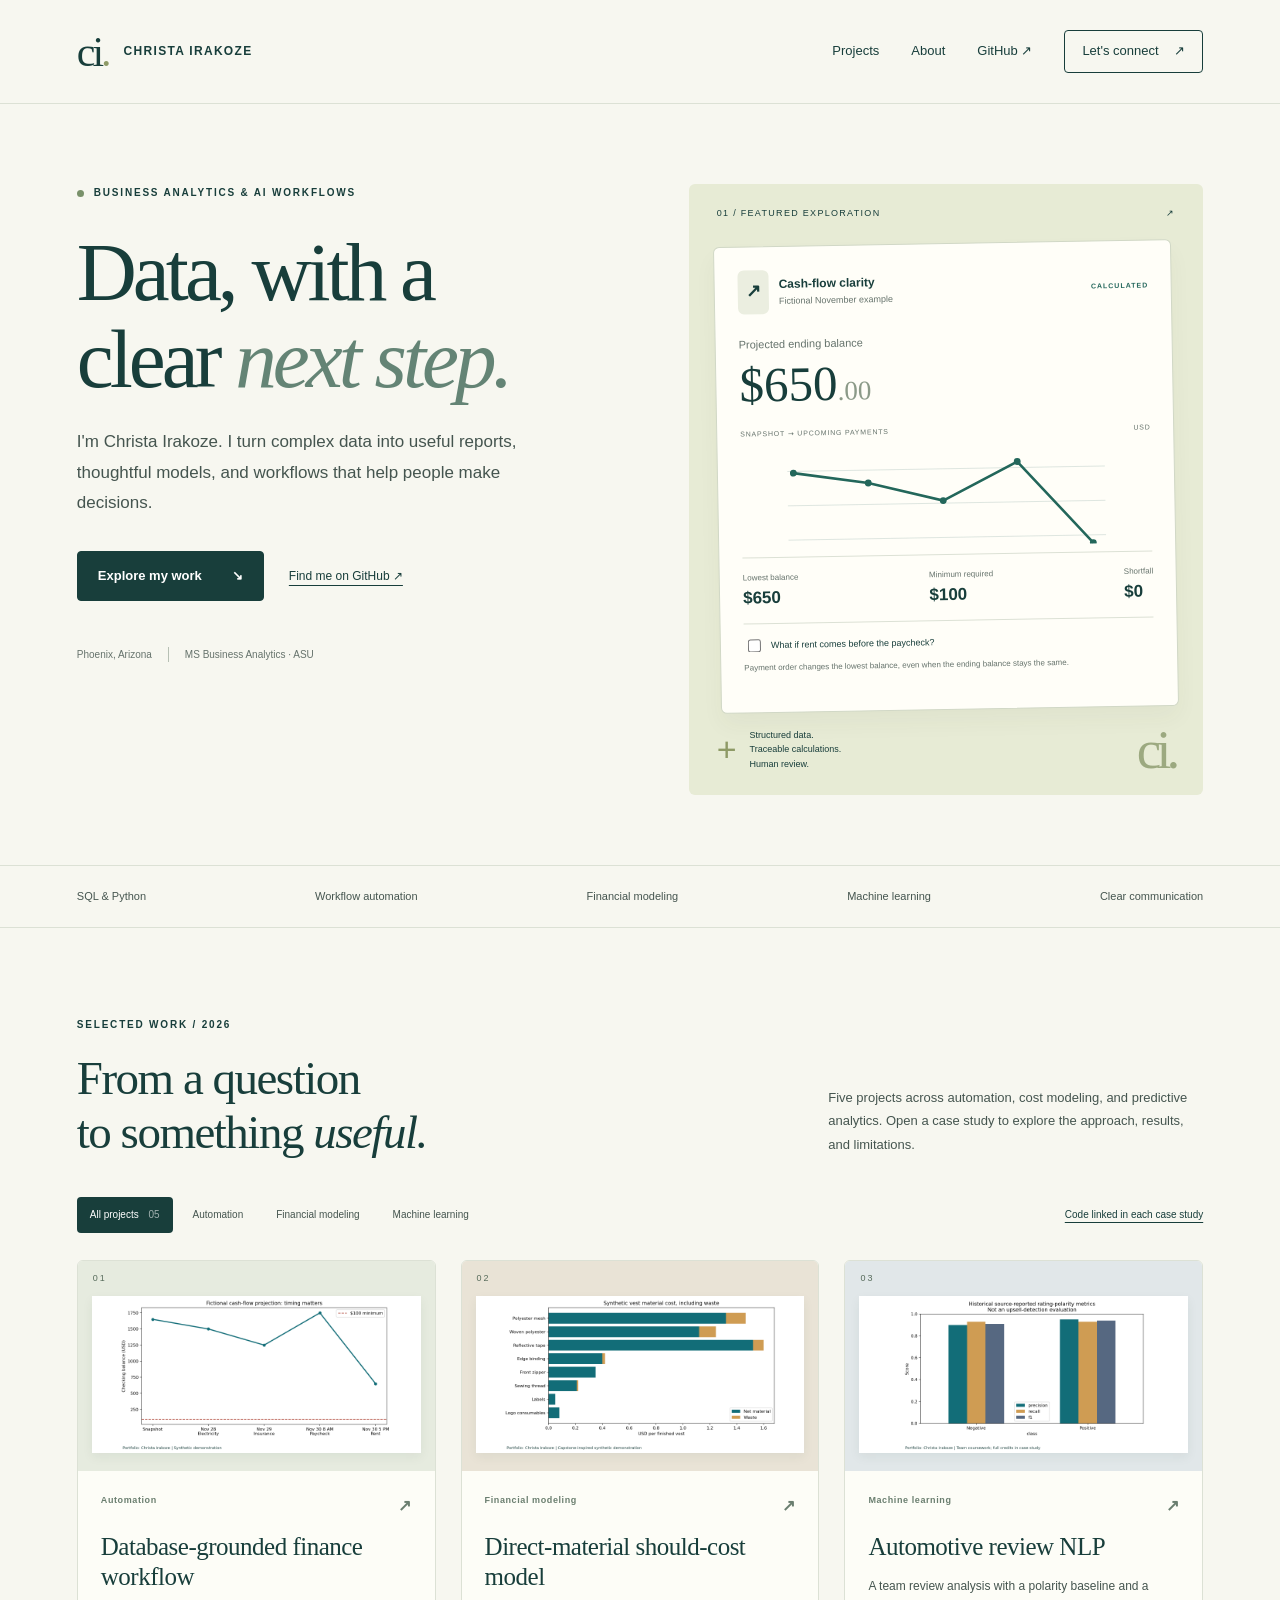
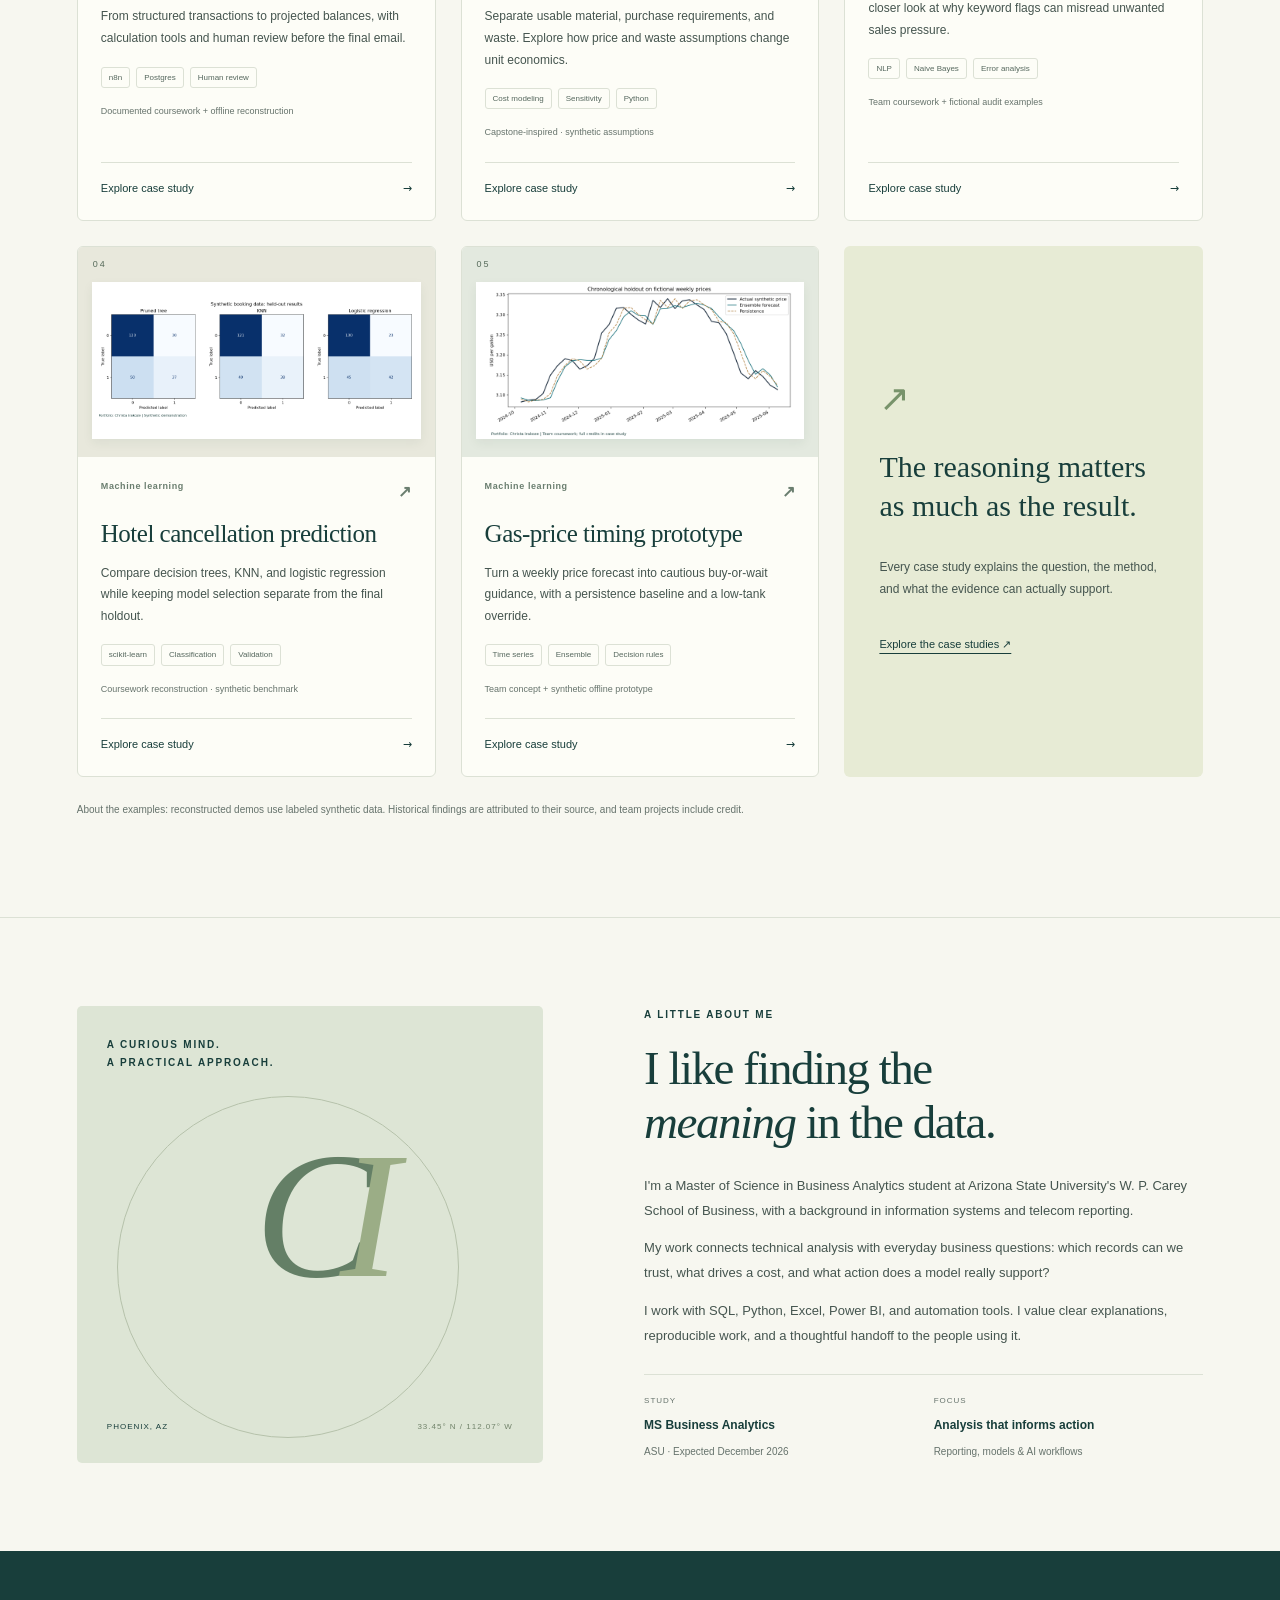
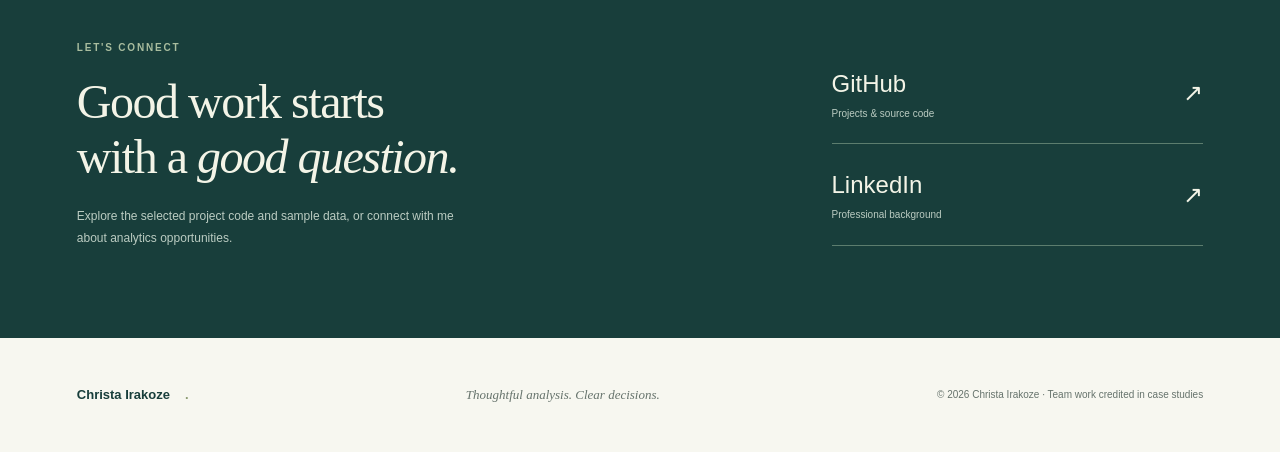
<file: index.html>
<!doctype html><html lang="en"><head><meta charset="utf-8"><meta name="viewport" content="width=device-width, initial-scale=1"><title>Business Analytics &amp; AI Workflows | Christa Irakoze</title><meta name="description" content="Christa Irakoze: business analytics portfolio featuring AI workflows, financial modeling, NLP, and machine learning."><meta name="theme-color" content="#183e3b"><link rel="icon" href="/favicon.svg" type="image/svg+xml"><link rel="stylesheet" href="/style.css"></head><body><a class="skip" href="#main">Skip to content</a><header class="header"><a class="brand" href="/" aria-label="Christa Irakoze home"><span class="mark">ci<span>.</span></span><span>CHRISTA IRAKOZE</span></a><nav aria-label="Main navigation"><a href="/#projects">Projects</a><a href="/#about">About</a><a href="https://github.com/krirakoze" target="_blank" rel="noopener">GitHub ↗</a><a class="nav-contact" href="/#contact">Let's connect <span>↗</span></a></nav></header>
<main id="main">
<section class="hero" aria-labelledby="hero-title"><div class="hero-copy"><div class="eyebrow"><span class="live-dot"></span> BUSINESS ANALYTICS & AI WORKFLOWS</div><h1 id="hero-title">Data, with a<br>clear <em>next step.</em></h1><p class="hero-desc">I'm Christa Irakoze. I turn complex data into useful reports, thoughtful models, and workflows that help people make decisions.</p><div class="hero-actions"><a class="button dark" href="#projects">Explore my work <span>↘</span></a><a class="text-link" href="https://github.com/krirakoze" target="_blank" rel="noopener">Find me on GitHub ↗</a></div><div class="hero-note"><span>Phoenix, Arizona</span><span>MS Business Analytics · ASU</span></div></div>
<div class="hero-art"><div class="art-caption"><span>01 / FEATURED EXPLORATION</span><span>↗</span></div><div class="report-card"><div class="report-top"><span class="report-icon">↗</span><span>Cash-flow clarity<small>Fictional November example</small></span><span class="report-status">CALCULATED</span></div><div class="report-balance"><span>Projected ending balance</span><strong>$650<span>.00</span></strong></div><div class="chart-label"><span>SNAPSHOT → UPCOMING PAYMENTS</span><span>USD</span></div><svg class="mini-chart" viewBox="0 0 380 120" role="img" aria-label="Fictional checking balances: 1650, 1500, 1250, 1750, 650 dollars"><line x1="5" y1="30" x2="375" y2="30" stroke="#d9e3dd"/><line x1="5" y1="70" x2="375" y2="70" stroke="#d9e3dd"/><line x1="5" y1="110" x2="375" y2="110" stroke="#d9e3dd"/><path d="M12 32 L99 45 L186 67 L273 23 L360 119" fill="none" stroke="#23675b" stroke-width="3"/><g fill="#23675b"><circle cx="12" cy="32" r="4"/><circle cx="99" cy="45" r="4"/><circle cx="186" cy="67" r="4"/><circle cx="273" cy="23" r="4"/><circle cx="360" cy="119" r="4"/></g></svg><div class="report-summary"><div><span>Lowest balance</span><b id="lowest-balance">$650</b></div><div><span>Minimum required</span><b>$100</b></div><div><span>Shortfall</span><b>$0</b></div></div><label class="scenario-toggle"><input id="timing-toggle" type="checkbox"><span>What if rent comes before the paycheck?</span></label><p id="scenario-note" aria-live="polite">Payment order changes the lowest balance, even when the ending balance stays the same.</p></div><div class="art-bottom"><span class="cross">+</span><p>Structured data.<br>Traceable calculations.<br>Human review.</p><span class="large-ci">ci.</span></div></div></section>
<div class="skill-strip" aria-label="Areas of focus"><span>SQL & Python</span><span>Workflow automation</span><span>Financial modeling</span><span>Machine learning</span><span>Clear communication</span></div>
<section class="work section" id="projects"><div class="section-heading"><div><div class="eyebrow">SELECTED WORK / 2026</div><h2>From a question<br>to something <em>useful.</em></h2></div><p>Five projects across automation, cost modeling, and predictive analytics. Open a case study to explore the approach, results, and limitations.</p></div><div class="work-toolbar"><div class="filters" role="group" aria-label="Filter projects"><button class="active" aria-pressed="true" data-filter="All">All projects <span>05</span></button><button aria-pressed="false" data-filter="Automation">Automation</button><button aria-pressed="false" data-filter="Financial modeling">Financial modeling</button><button aria-pressed="false" data-filter="Machine learning">Machine learning</button></div><span class="bundle-link">Code linked in each case study</span></div><div class="project-grid"><article class="project-card" data-category="Automation"><a class="project-image" href="/finance-workflow.html"><span class="project-number">01</span><img src="/finance-workflow-cash_flow.png" alt="Database-grounded finance workflow: synthetic demonstration results" loading="lazy"></a><div class="project-body"><div class="card-category">Automation<span>↗</span></div><h3><a href="/finance-workflow.html">Database-grounded finance workflow</a></h3><p>From structured transactions to projected balances, with calculation tools and human review before the final email.</p><div class="tags"><span>n8n</span><span>Postgres</span><span>Human review</span></div><p class="scope">Documented coursework + offline reconstruction</p><a class="case-link" href="/finance-workflow.html">Explore case study <span>→</span></a></div></article><article class="project-card" data-category="Financial modeling"><a class="project-image" href="/materials-costing.html"><span class="project-number">02</span><img src="/materials-costing-material_costs.png" alt="Direct-material should-cost model: synthetic demonstration results" loading="lazy"></a><div class="project-body"><div class="card-category">Financial modeling<span>↗</span></div><h3><a href="/materials-costing.html">Direct-material should-cost model</a></h3><p>Separate usable material, purchase requirements, and waste. Explore how price and waste assumptions change unit economics.</p><div class="tags"><span>Cost modeling</span><span>Sensitivity</span><span>Python</span></div><p class="scope">Capstone-inspired · synthetic assumptions</p><a class="case-link" href="/materials-costing.html">Explore case study <span>→</span></a></div></article><article class="project-card" data-category="Machine learning"><a class="project-image" href="/review-nlp.html"><span class="project-number">03</span><img src="/review-nlp-source_metrics.png" alt="Automotive review NLP: historical source-reported metrics" loading="lazy"></a><div class="project-body"><div class="card-category">Machine learning<span>↗</span></div><h3><a href="/review-nlp.html">Automotive review NLP</a></h3><p>A team review analysis with a polarity baseline and a closer look at why keyword flags can misread unwanted sales pressure.</p><div class="tags"><span>NLP</span><span>Naive Bayes</span><span>Error analysis</span></div><p class="scope">Team coursework + fictional audit examples</p><a class="case-link" href="/review-nlp.html">Explore case study <span>→</span></a></div></article><article class="project-card" data-category="Machine learning"><a class="project-image" href="/hotel-cancellations.html"><span class="project-number">04</span><img src="/hotel-cancellations-confusion_matrices.png" alt="Hotel cancellation prediction: synthetic demonstration results" loading="lazy"></a><div class="project-body"><div class="card-category">Machine learning<span>↗</span></div><h3><a href="/hotel-cancellations.html">Hotel cancellation prediction</a></h3><p>Compare decision trees, KNN, and logistic regression while keeping model selection separate from the final holdout.</p><div class="tags"><span>scikit-learn</span><span>Classification</span><span>Validation</span></div><p class="scope">Coursework reconstruction · synthetic benchmark</p><a class="case-link" href="/hotel-cancellations.html">Explore case study <span>→</span></a></div></article><article class="project-card" data-category="Machine learning"><a class="project-image" href="/gas-price-timing.html"><span class="project-number">05</span><img src="/gas-price-timing-forecast.png" alt="Gas-price timing prototype: synthetic demonstration results" loading="lazy"></a><div class="project-body"><div class="card-category">Machine learning<span>↗</span></div><h3><a href="/gas-price-timing.html">Gas-price timing prototype</a></h3><p>Turn a weekly price forecast into cautious buy-or-wait guidance, with a persistence baseline and a low-tank override.</p><div class="tags"><span>Time series</span><span>Ensemble</span><span>Decision rules</span></div><p class="scope">Team concept + synthetic offline prototype</p><a class="case-link" href="/gas-price-timing.html">Explore case study <span>→</span></a></div></article><div class="work-note"><span class="note-symbol">↗</span><h3>The reasoning matters<br>as much as the result.</h3><p>Every case study explains the question, the method, and what the evidence can actually support.</p><a href="#contact">Explore the case studies ↗</a></div></div><p class="evidence-note">About the examples: reconstructed demos use labeled synthetic data. Historical findings are attributed to their source, and team projects include credit.</p></section>
<section class="about section" id="about"><div class="about-visual" aria-hidden="true"><span class="eyebrow">A CURIOUS MIND.<br>A PRACTICAL APPROACH.</span><div class="monogram">C<span>I</span></div><div class="about-location">PHOENIX, AZ <span>33.45° N / 112.07° W</span></div></div><div class="about-copy"><div class="eyebrow">A LITTLE ABOUT ME</div><h2>I like finding the<br><em>meaning</em> in the data.</h2><p>I'm a Master of Science in Business Analytics student at Arizona State University's W. P. Carey School of Business, with a background in information systems and telecom reporting.</p><p>My work connects technical analysis with everyday business questions: which records can we trust, what drives a cost, and what action does a model really support?</p><p>I work with SQL, Python, Excel, Power BI, and automation tools. I value clear explanations, reproducible work, and a thoughtful handoff to the people using it.</p><div class="about-facts"><div><span>STUDY</span><strong>MS Business Analytics</strong><small>ASU · Expected December 2026</small></div><div><span>FOCUS</span><strong>Analysis that informs action</strong><small>Reporting, models & AI workflows</small></div></div></div></section>
<section class="connect section" id="contact"><div><div class="eyebrow">LET'S CONNECT</div><h2>Good work starts<br>with a <em>good question.</em></h2><p>Explore the selected project code and sample data, or connect with me about analytics opportunities.</p></div><div class="connect-links"><a href="https://github.com/krirakoze" target="_blank" rel="noopener"><span>GitHub<small>Projects & source code</small></span>↗</a><a href="https://www.linkedin.com/in/christairakoze2/" target="_blank" rel="noopener"><span>LinkedIn<small>Professional background</small></span>↗</a></div></section>
</main><footer><a class="brand" href="/">Christa Irakoze<span class="dot">.</span></a><p>Thoughtful analysis. Clear decisions.</p><span>© 2026 Christa Irakoze · Team work credited in case studies</span></footer><script src="/script.js"></script></body></html>
</file>
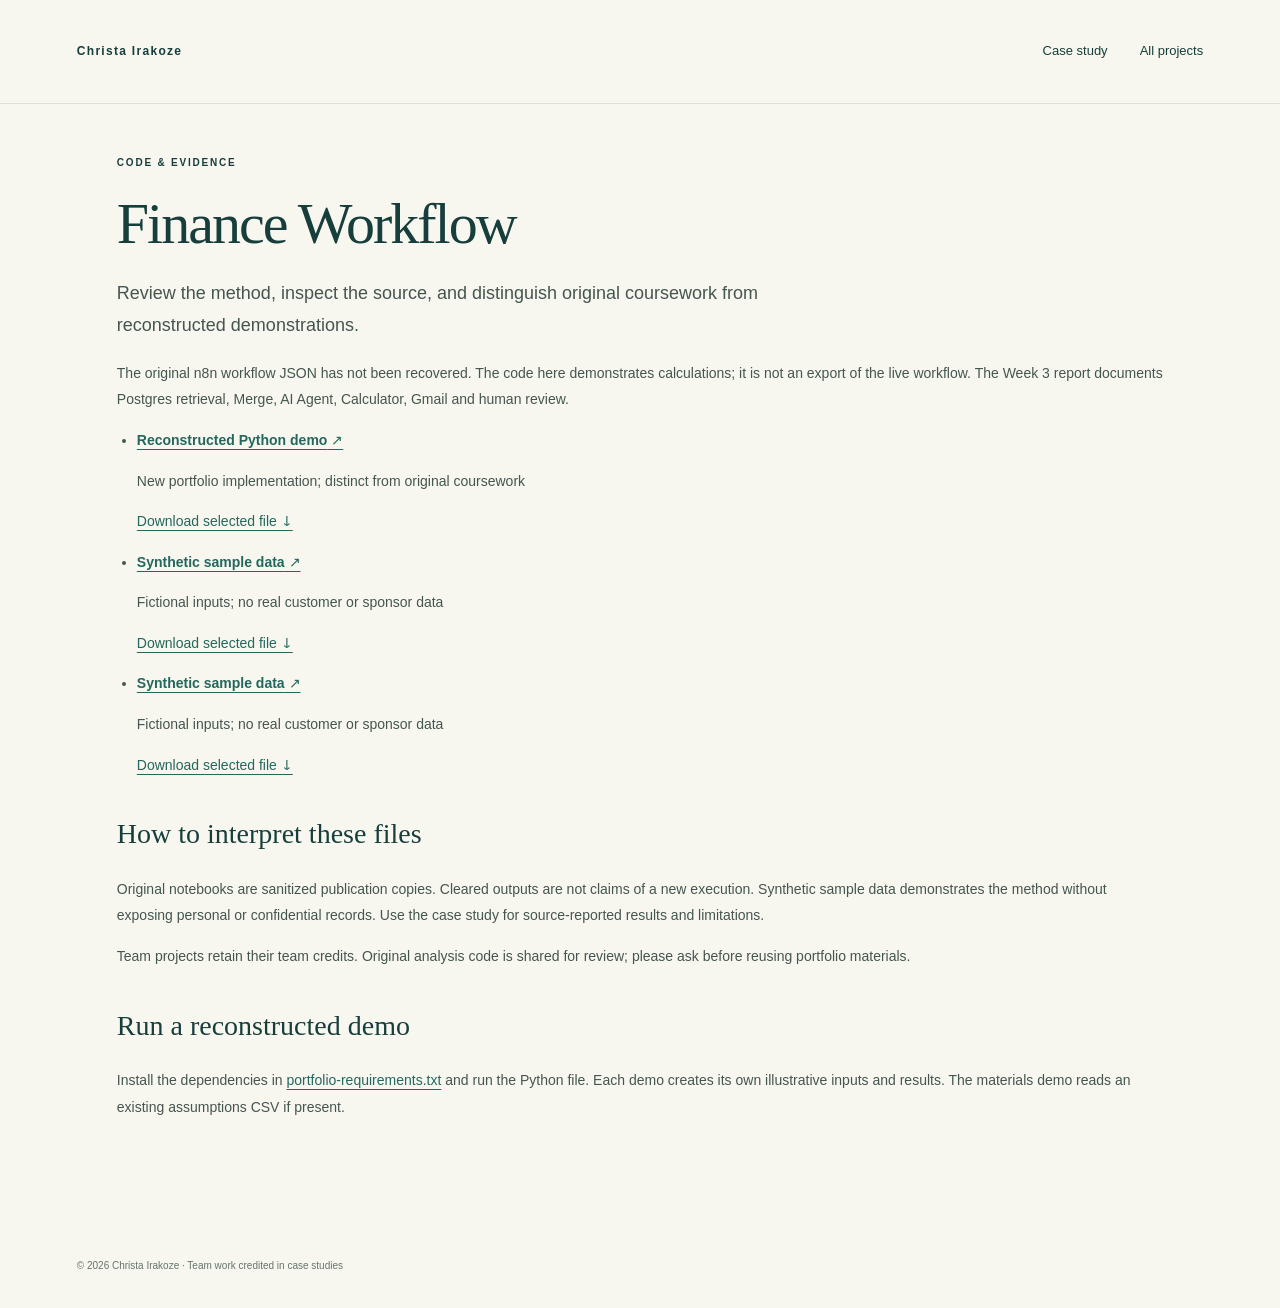
<file: finance-workflow-evidence.html>
<!doctype html><html lang="en"><head><meta charset="utf-8"><meta name="viewport" content="width=device-width,initial-scale=1"><title>Finance Workflow: code & evidence | Christa Irakoze</title><link rel="stylesheet" href="/style.css"></head><body><header class="header"><a class="brand" href="/">Christa Irakoze</a><nav><a href="/finance-workflow.html">Case study</a><a href="/#projects">All projects</a></nav></header><main id="main" class="case"><div class="eyebrow">CODE & EVIDENCE</div><h1>Finance Workflow</h1><p class="case-intro">Review the method, inspect the source, and distinguish original coursework from reconstructed demonstrations.</p><div class="prose"><p>The original n8n workflow JSON has not been recovered. The code here demonstrates calculations; it is not an export of the live workflow. The Week 3 report documents Postgres retrieval, Merge, AI Agent, Calculator, Gmail and human review.</p><ul class="file-list"><li><a href="https://github.com/krirakoze/krirakoze.github.io/blob/main/finance-workflow-demo.py" target="_blank" rel="noopener"><strong>Reconstructed Python demo</strong> ↗</a><p>New portfolio implementation; distinct from original coursework</p><a href="finance-workflow-demo.py" download>Download selected file ↓</a></li><li><a href="https://github.com/krirakoze/krirakoze.github.io/blob/main/finance-workflow-transactions.json" target="_blank" rel="noopener"><strong>Synthetic sample data</strong> ↗</a><p>Fictional inputs; no real customer or sponsor data</p><a href="finance-workflow-transactions.json" download>Download selected file ↓</a></li><li><a href="https://github.com/krirakoze/krirakoze.github.io/blob/main/finance-workflow-snapshot.json" target="_blank" rel="noopener"><strong>Synthetic sample data</strong> ↗</a><p>Fictional inputs; no real customer or sponsor data</p><a href="finance-workflow-snapshot.json" download>Download selected file ↓</a></li></ul><h2>How to interpret these files</h2><p>Original notebooks are sanitized publication copies. Cleared outputs are not claims of a new execution. Synthetic sample data demonstrates the method without exposing personal or confidential records. Use the case study for source-reported results and limitations.</p><p>Team projects retain their team credits. Original analysis code is shared for review; please ask before reusing portfolio materials.</p><h2>Run a reconstructed demo</h2><p>Install the dependencies in <a href="portfolio-requirements.txt">portfolio-requirements.txt</a> and run the Python file. Each demo creates its own illustrative inputs and results. The materials demo reads an existing assumptions CSV if present.</p></div></main><footer>© 2026 Christa Irakoze · Team work credited in case studies</footer></body></html>
</file>
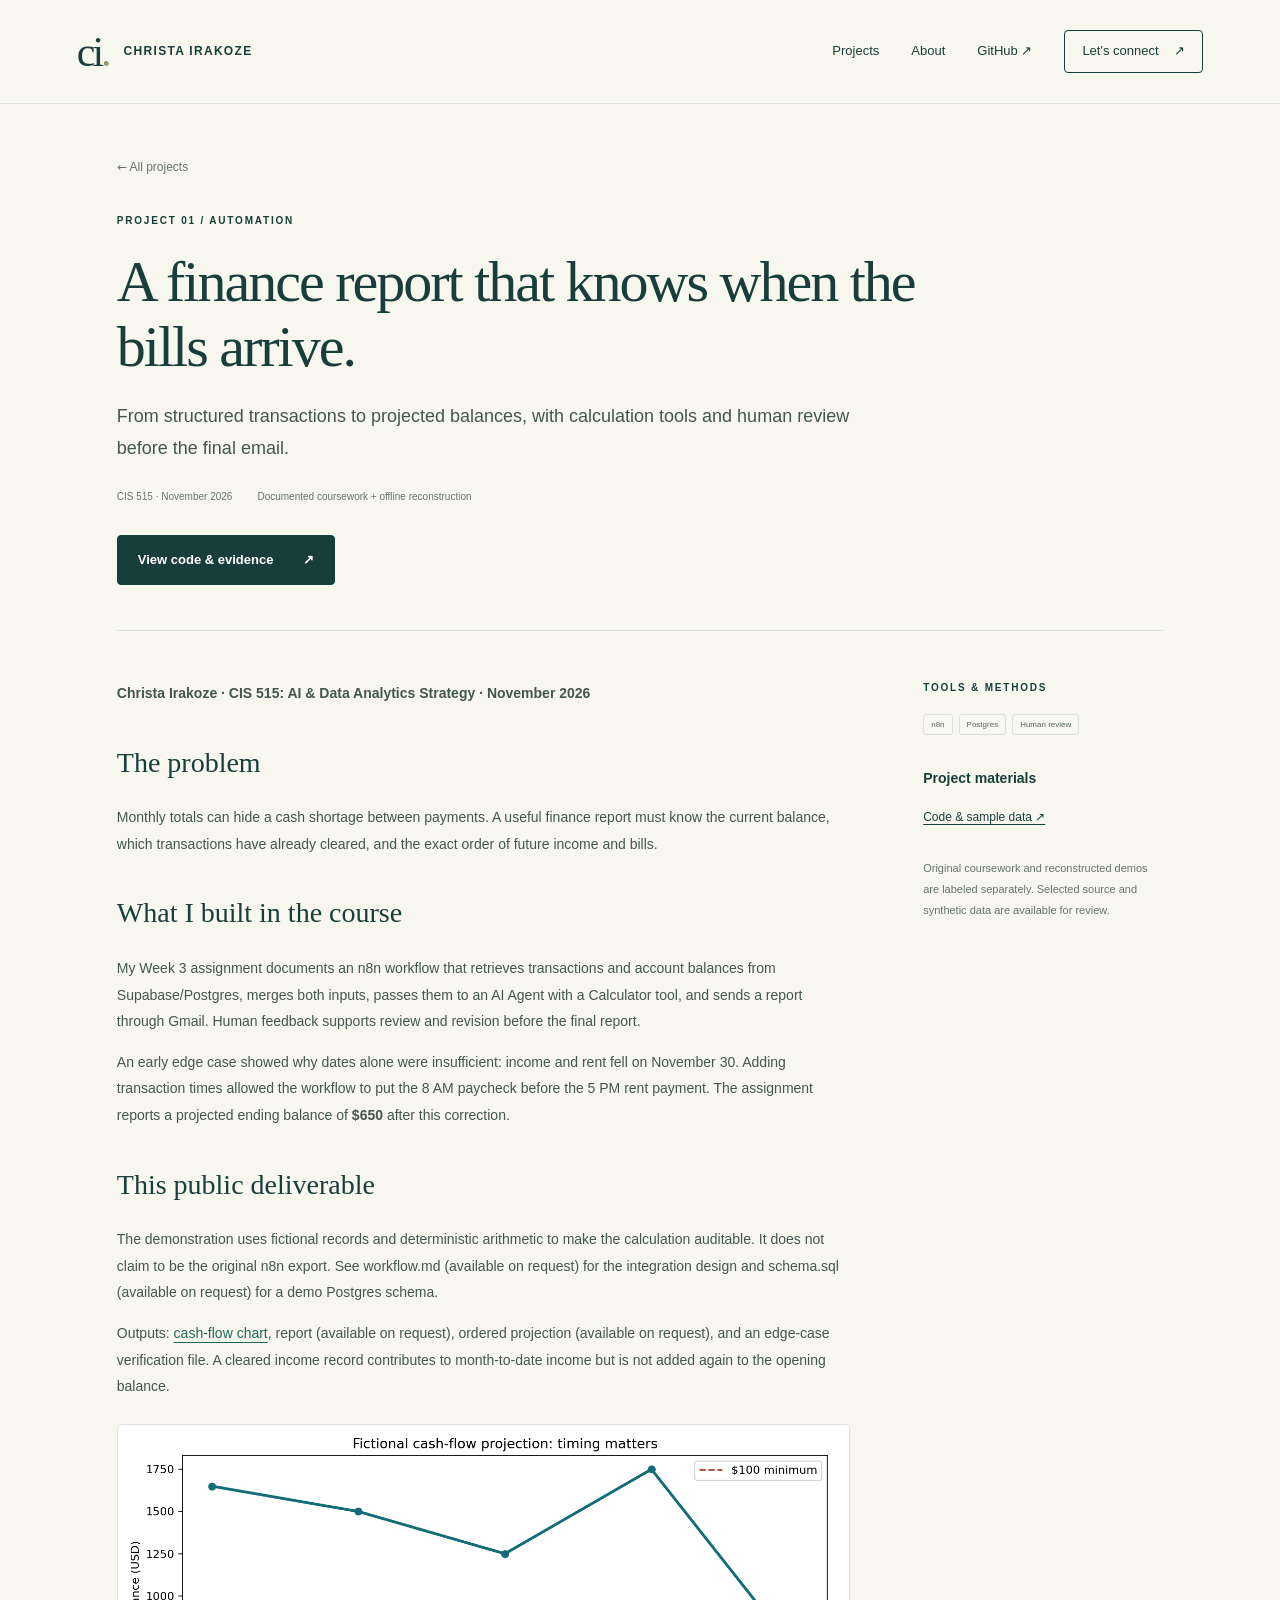
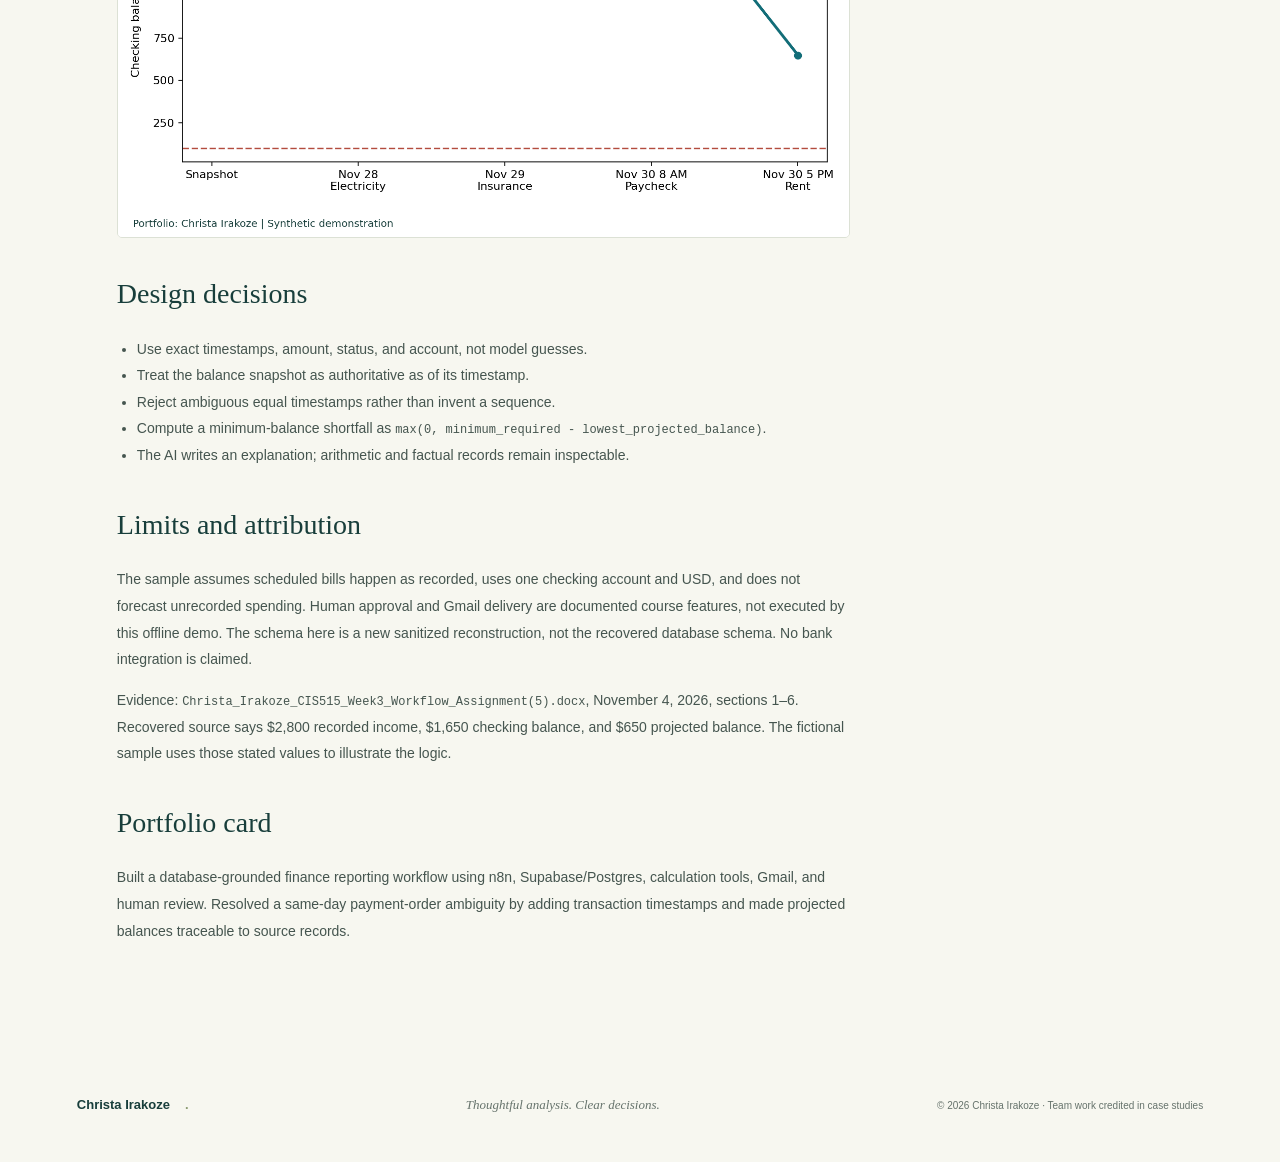
<file: finance-workflow.html>
<!doctype html><html lang="en"><head><meta charset="utf-8"><meta name="viewport" content="width=device-width, initial-scale=1"><title>Database-grounded finance workflow | Christa Irakoze</title><meta name="description" content="From structured transactions to projected balances, with calculation tools and human review before the final email."><meta name="theme-color" content="#183e3b"><link rel="icon" href="/favicon.svg" type="image/svg+xml"><link rel="stylesheet" href="/style.css"></head><body><a class="skip" href="#main">Skip to content</a><header class="header"><a class="brand" href="/" aria-label="Christa Irakoze home"><span class="mark">ci<span>.</span></span><span>CHRISTA IRAKOZE</span></a><nav aria-label="Main navigation"><a href="/#projects">Projects</a><a href="/#about">About</a><a href="https://github.com/krirakoze" target="_blank" rel="noopener">GitHub ↗</a><a class="nav-contact" href="/#contact">Let's connect <span>↗</span></a></nav></header><main id="main" class="case"><a class="back" href="/#projects">← All projects</a><div class="eyebrow">PROJECT 01 / AUTOMATION</div><h1>A finance report that knows when the bills arrive.</h1><p class="case-intro">From structured transactions to projected balances, with calculation tools and human review before the final email.</p><div class="case-meta"><span>CIS 515 · November 2026</span><span>Documented coursework + offline reconstruction</span></div><div class="case-actions"><a class="button dark" href="/finance-workflow-evidence.html">View code & evidence <span>↗</span></a></div><div class="case-layout"><article class="prose"><p><strong>Christa Irakoze · CIS 515: AI &amp; Data Analytics Strategy · November 2026</strong></p>
<h2>The problem</h2>
<p>Monthly totals can hide a cash shortage between payments. A useful finance report must know the current balance, which transactions have already cleared, and the exact order of future income and bills.</p>
<h2>What I built in the course</h2>
<p>My Week 3 assignment documents an n8n workflow that retrieves transactions and account balances from Supabase/Postgres, merges both inputs, passes them to an AI Agent with a Calculator tool, and sends a report through Gmail. Human feedback supports review and revision before the final report.</p>
<p>An early edge case showed why dates alone were insufficient: income and rent fell on November 30. Adding transaction times allowed the workflow to put the 8 AM paycheck before the 5 PM rent payment. The assignment reports a projected ending balance of <strong>$650</strong> after this correction.</p>
<h2>This public deliverable</h2>
<p>The demonstration uses fictional records and deterministic arithmetic to make the calculation auditable. It does not claim to be the original n8n export. See workflow.md (available on request) for the integration design and schema.sql (available on request) for a demo Postgres schema.</p>
<p>Outputs: <a href="/finance-workflow-cash_flow.png">cash-flow chart</a>, report (available on request), ordered projection (available on request), and an edge-case verification file. A cleared income record contributes to month-to-date income but is not added again to the opening balance.</p>
<p><img alt="Fictional cash-flow demonstration" src="/finance-workflow-cash_flow.png"></p>
<h2>Design decisions</h2>
<ul>
<li>Use exact timestamps, amount, status, and account, not model guesses.</li>
<li>Treat the balance snapshot as authoritative as of its timestamp.</li>
<li>Reject ambiguous equal timestamps rather than invent a sequence.</li>
<li>Compute a minimum-balance shortfall as <code>max(0, minimum_required - lowest_projected_balance)</code>.</li>
<li>The AI writes an explanation; arithmetic and factual records remain inspectable.</li>
</ul>
<h2>Limits and attribution</h2>
<p>The sample assumes scheduled bills happen as recorded, uses one checking account and USD, and does not forecast unrecorded spending. Human approval and Gmail delivery are documented course features, not executed by this offline demo. The schema here is a new sanitized reconstruction, not the recovered database schema. No bank integration is claimed.</p>
<p>Evidence: <code>Christa_Irakoze_CIS515_Week3_Workflow_Assignment(5).docx</code>, November 4, 2026, sections 1–6. Recovered source says $2,800 recorded income, $1,650 checking balance, and $650 projected balance. The fictional sample uses those stated values to illustrate the logic.</p>
<h2>Portfolio card</h2>
<p>Built a database-grounded finance reporting workflow using n8n, Supabase/Postgres, calculation tools, Gmail, and human review. Resolved a same-day payment-order ambiguity by adding transaction timestamps and made projected balances traceable to source records.</p></article><aside><span class="eyebrow">TOOLS & METHODS</span><div class="tags"><span>n8n</span><span>Postgres</span><span>Human review</span></div><h3>Project materials</h3><a href="/finance-workflow-evidence.html">Code & sample data ↗</a><p>Original coursework and reconstructed demos are labeled separately. Selected source and synthetic data are available for review.</p></aside></div></main><footer><a class="brand" href="/">Christa Irakoze<span class="dot">.</span></a><p>Thoughtful analysis. Clear decisions.</p><span>© 2026 Christa Irakoze · Team work credited in case studies</span></footer></body></html>
</file>
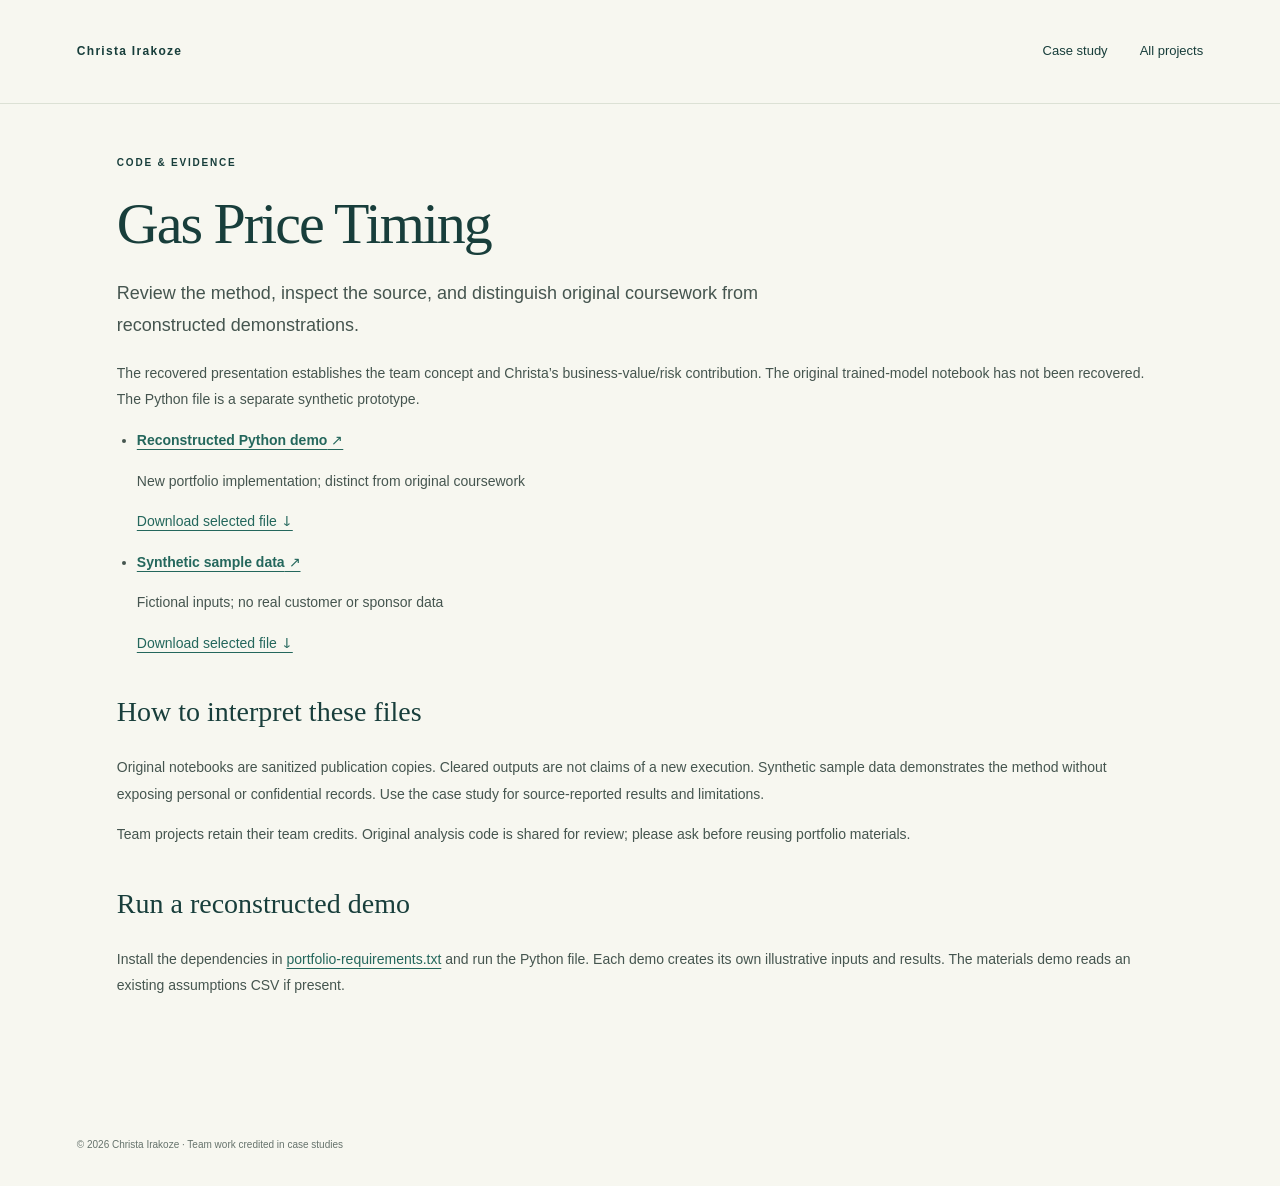
<file: gas-price-timing-evidence.html>
<!doctype html><html lang="en"><head><meta charset="utf-8"><meta name="viewport" content="width=device-width,initial-scale=1"><title>Gas Price Timing: code & evidence | Christa Irakoze</title><link rel="stylesheet" href="/style.css"></head><body><header class="header"><a class="brand" href="/">Christa Irakoze</a><nav><a href="/gas-price-timing.html">Case study</a><a href="/#projects">All projects</a></nav></header><main id="main" class="case"><div class="eyebrow">CODE & EVIDENCE</div><h1>Gas Price Timing</h1><p class="case-intro">Review the method, inspect the source, and distinguish original coursework from reconstructed demonstrations.</p><div class="prose"><p>The recovered presentation establishes the team concept and Christa’s business-value/risk contribution. The original trained-model notebook has not been recovered. The Python file is a separate synthetic prototype.</p><ul class="file-list"><li><a href="https://github.com/krirakoze/krirakoze.github.io/blob/main/gas-price-timing-demo.py" target="_blank" rel="noopener"><strong>Reconstructed Python demo</strong> ↗</a><p>New portfolio implementation; distinct from original coursework</p><a href="gas-price-timing-demo.py" download>Download selected file ↓</a></li><li><a href="https://github.com/krirakoze/krirakoze.github.io/blob/main/gas-price-timing-synthetic_weekly_prices.csv" target="_blank" rel="noopener"><strong>Synthetic sample data</strong> ↗</a><p>Fictional inputs; no real customer or sponsor data</p><a href="gas-price-timing-synthetic_weekly_prices.csv" download>Download selected file ↓</a></li></ul><h2>How to interpret these files</h2><p>Original notebooks are sanitized publication copies. Cleared outputs are not claims of a new execution. Synthetic sample data demonstrates the method without exposing personal or confidential records. Use the case study for source-reported results and limitations.</p><p>Team projects retain their team credits. Original analysis code is shared for review; please ask before reusing portfolio materials.</p><h2>Run a reconstructed demo</h2><p>Install the dependencies in <a href="portfolio-requirements.txt">portfolio-requirements.txt</a> and run the Python file. Each demo creates its own illustrative inputs and results. The materials demo reads an existing assumptions CSV if present.</p></div></main><footer>© 2026 Christa Irakoze · Team work credited in case studies</footer></body></html>
</file>
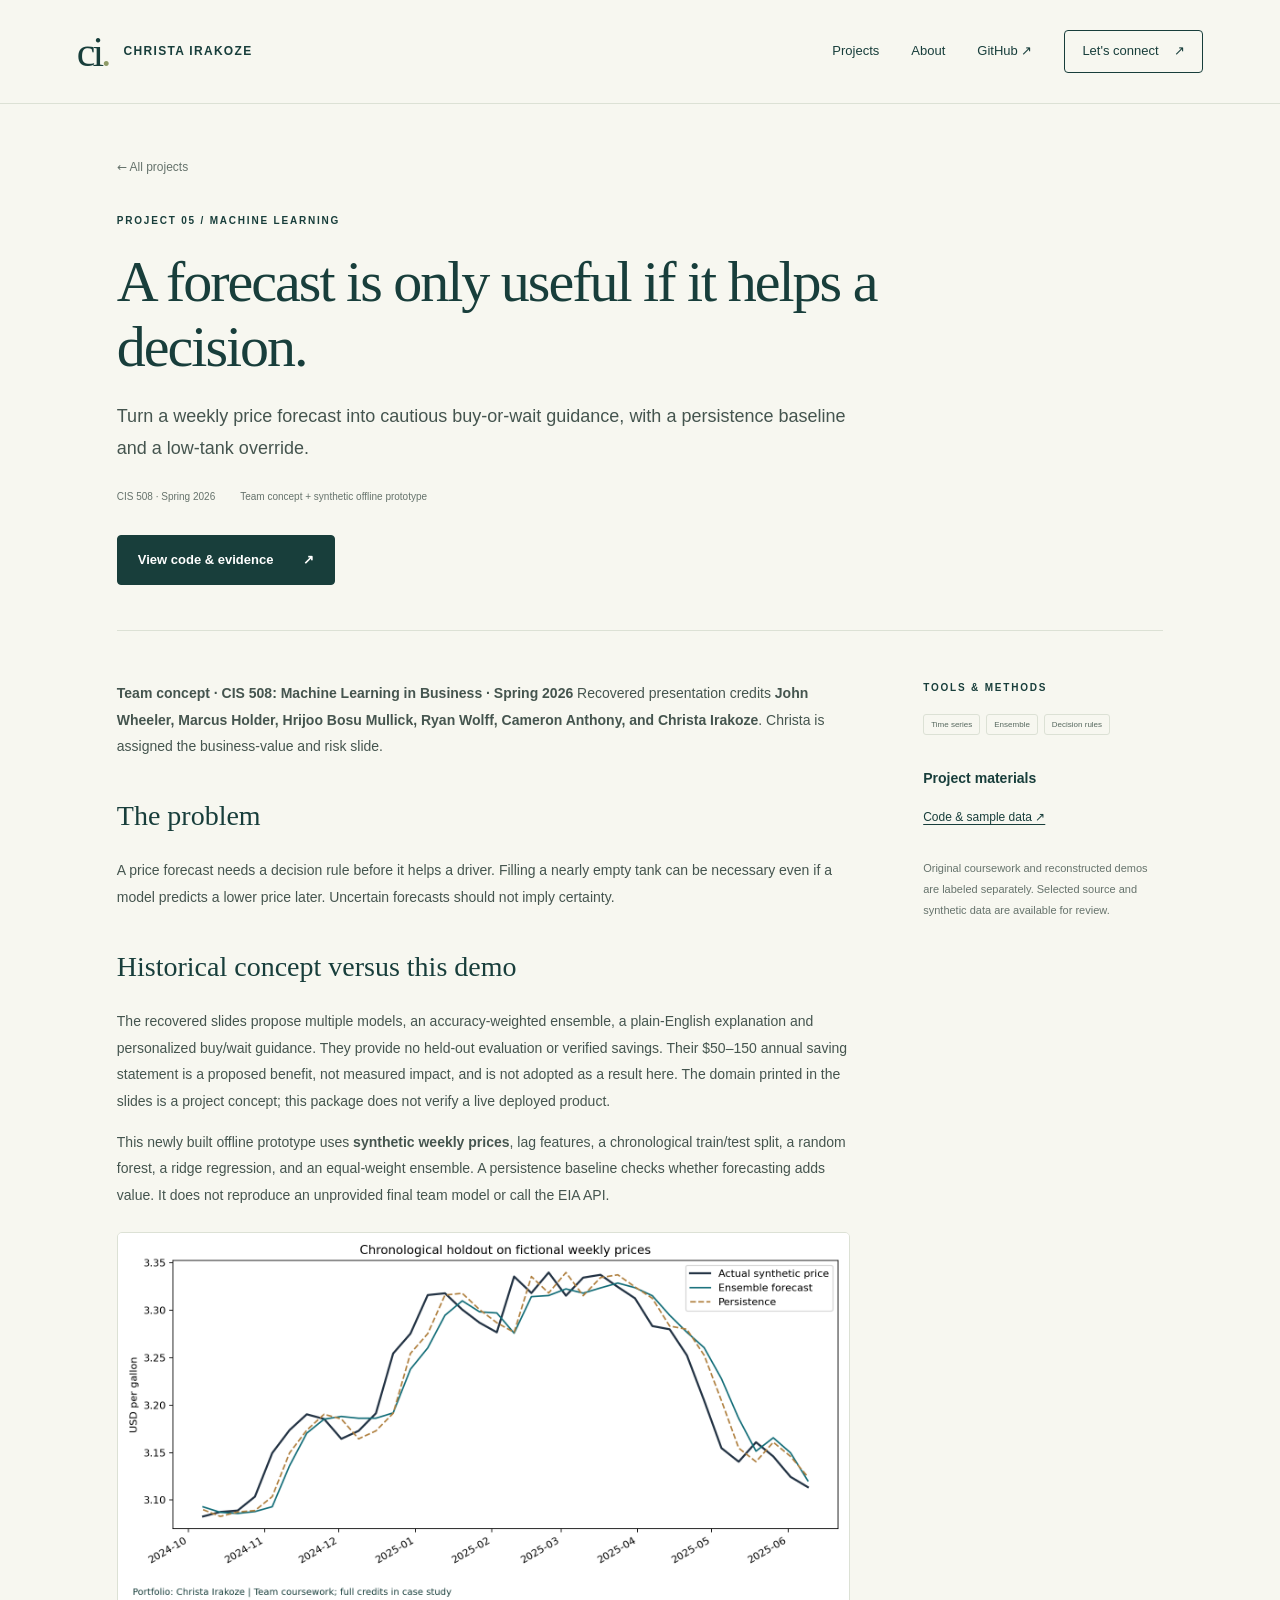
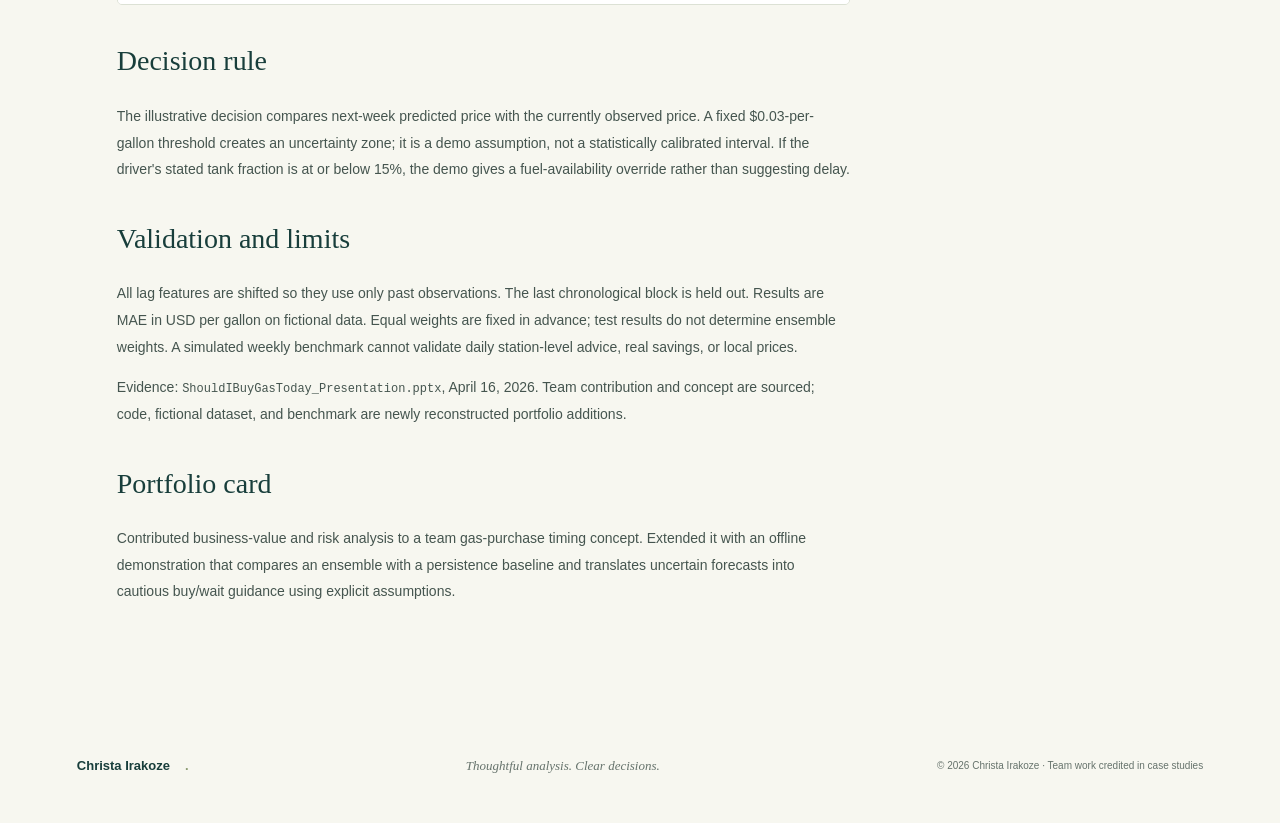
<file: gas-price-timing.html>
<!doctype html><html lang="en"><head><meta charset="utf-8"><meta name="viewport" content="width=device-width, initial-scale=1"><title>Gas-price timing prototype | Christa Irakoze</title><meta name="description" content="Turn a weekly price forecast into cautious buy-or-wait guidance, with a persistence baseline and a low-tank override."><meta name="theme-color" content="#183e3b"><link rel="icon" href="/favicon.svg" type="image/svg+xml"><link rel="stylesheet" href="/style.css"></head><body><a class="skip" href="#main">Skip to content</a><header class="header"><a class="brand" href="/" aria-label="Christa Irakoze home"><span class="mark">ci<span>.</span></span><span>CHRISTA IRAKOZE</span></a><nav aria-label="Main navigation"><a href="/#projects">Projects</a><a href="/#about">About</a><a href="https://github.com/krirakoze" target="_blank" rel="noopener">GitHub ↗</a><a class="nav-contact" href="/#contact">Let's connect <span>↗</span></a></nav></header><main id="main" class="case"><a class="back" href="/#projects">← All projects</a><div class="eyebrow">PROJECT 05 / MACHINE LEARNING</div><h1>A forecast is only useful if it helps a decision.</h1><p class="case-intro">Turn a weekly price forecast into cautious buy-or-wait guidance, with a persistence baseline and a low-tank override.</p><div class="case-meta"><span>CIS 508 · Spring 2026</span><span>Team concept + synthetic offline prototype</span></div><div class="case-actions"><a class="button dark" href="/gas-price-timing-evidence.html">View code & evidence <span>↗</span></a></div><div class="case-layout"><article class="prose"><p><strong>Team concept · CIS 508: Machine Learning in Business · Spring 2026</strong> Recovered presentation credits <strong>John Wheeler, Marcus Holder, Hrijoo Bosu Mullick, Ryan Wolff, Cameron Anthony, and Christa Irakoze</strong>. Christa is assigned the business-value and risk slide.</p>
<h2>The problem</h2>
<p>A price forecast needs a decision rule before it helps a driver. Filling a nearly empty tank can be necessary even if a model predicts a lower price later. Uncertain forecasts should not imply certainty.</p>
<h2>Historical concept versus this demo</h2>
<p>The recovered slides propose multiple models, an accuracy-weighted ensemble, a plain-English explanation and personalized buy/wait guidance. They provide no held-out evaluation or verified savings. Their $50–150 annual saving statement is a proposed benefit, not measured impact, and is not adopted as a result here. The domain printed in the slides is a project concept; this package does not verify a live deployed product.</p>
<p>This newly built offline prototype uses <strong>synthetic weekly prices</strong>, lag features, a chronological train/test split, a random forest, a ridge regression, and an equal-weight ensemble. A persistence baseline checks whether forecasting adds value. It does not reproduce an unprovided final team model or call the EIA API.</p>
<p><img alt="Synthetic gas-price forecasts" src="/gas-price-timing-forecast.png"></p>
<h2>Decision rule</h2>
<p>The illustrative decision compares next-week predicted price with the currently observed price. A fixed $0.03-per-gallon threshold creates an uncertainty zone; it is a demo assumption, not a statistically calibrated interval. If the driver&#x27;s stated tank fraction is at or below 15%, the demo gives a fuel-availability override rather than suggesting delay.</p>
<h2>Validation and limits</h2>
<p>All lag features are shifted so they use only past observations. The last chronological block is held out. Results are MAE in USD per gallon on fictional data. Equal weights are fixed in advance; test results do not determine ensemble weights. A simulated weekly benchmark cannot validate daily station-level advice, real savings, or local prices.</p>
<p>Evidence: <code>ShouldIBuyGasToday_Presentation.pptx</code>, April 16, 2026. Team contribution and concept are sourced; code, fictional dataset, and benchmark are newly reconstructed portfolio additions.</p>
<h2>Portfolio card</h2>
<p>Contributed business-value and risk analysis to a team gas-purchase timing concept. Extended it with an offline demonstration that compares an ensemble with a persistence baseline and translates uncertain forecasts into cautious buy/wait guidance using explicit assumptions.</p></article><aside><span class="eyebrow">TOOLS & METHODS</span><div class="tags"><span>Time series</span><span>Ensemble</span><span>Decision rules</span></div><h3>Project materials</h3><a href="/gas-price-timing-evidence.html">Code & sample data ↗</a><p>Original coursework and reconstructed demos are labeled separately. Selected source and synthetic data are available for review.</p></aside></div></main><footer><a class="brand" href="/">Christa Irakoze<span class="dot">.</span></a><p>Thoughtful analysis. Clear decisions.</p><span>© 2026 Christa Irakoze · Team work credited in case studies</span></footer></body></html>
</file>
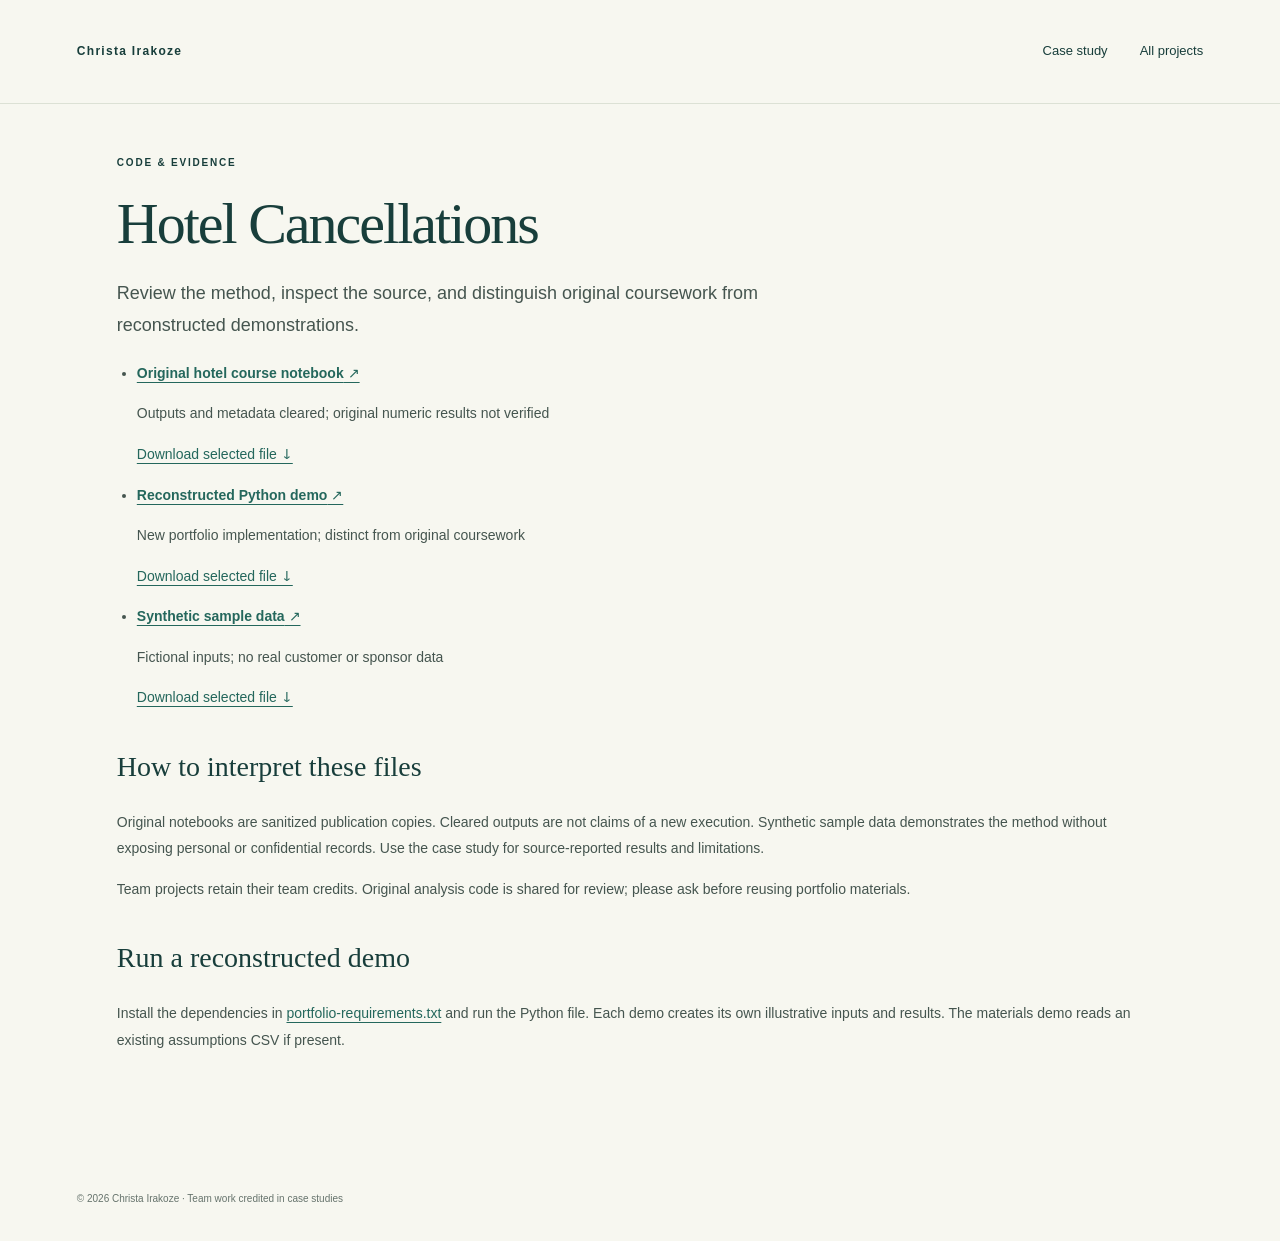
<file: hotel-cancellations-evidence.html>
<!doctype html><html lang="en"><head><meta charset="utf-8"><meta name="viewport" content="width=device-width,initial-scale=1"><title>Hotel Cancellations: code & evidence | Christa Irakoze</title><link rel="stylesheet" href="/style.css"></head><body><header class="header"><a class="brand" href="/">Christa Irakoze</a><nav><a href="/hotel-cancellations.html">Case study</a><a href="/#projects">All projects</a></nav></header><main id="main" class="case"><div class="eyebrow">CODE & EVIDENCE</div><h1>Hotel Cancellations</h1><p class="case-intro">Review the method, inspect the source, and distinguish original coursework from reconstructed demonstrations.</p><div class="prose"><ul class="file-list"><li><a href="https://github.com/krirakoze/krirakoze.github.io/blob/main/hotel-original-sanitized.ipynb" target="_blank" rel="noopener"><strong>Original hotel course notebook</strong> ↗</a><p>Outputs and metadata cleared; original numeric results not verified</p><a href="hotel-original-sanitized.ipynb" download>Download selected file ↓</a></li><li><a href="https://github.com/krirakoze/krirakoze.github.io/blob/main/hotel-cancellations-demo.py" target="_blank" rel="noopener"><strong>Reconstructed Python demo</strong> ↗</a><p>New portfolio implementation; distinct from original coursework</p><a href="hotel-cancellations-demo.py" download>Download selected file ↓</a></li><li><a href="https://github.com/krirakoze/krirakoze.github.io/blob/main/hotel-cancellations-synthetic_bookings.csv" target="_blank" rel="noopener"><strong>Synthetic sample data</strong> ↗</a><p>Fictional inputs; no real customer or sponsor data</p><a href="hotel-cancellations-synthetic_bookings.csv" download>Download selected file ↓</a></li></ul><h2>How to interpret these files</h2><p>Original notebooks are sanitized publication copies. Cleared outputs are not claims of a new execution. Synthetic sample data demonstrates the method without exposing personal or confidential records. Use the case study for source-reported results and limitations.</p><p>Team projects retain their team credits. Original analysis code is shared for review; please ask before reusing portfolio materials.</p><h2>Run a reconstructed demo</h2><p>Install the dependencies in <a href="portfolio-requirements.txt">portfolio-requirements.txt</a> and run the Python file. Each demo creates its own illustrative inputs and results. The materials demo reads an existing assumptions CSV if present.</p></div></main><footer>© 2026 Christa Irakoze · Team work credited in case studies</footer></body></html>
</file>
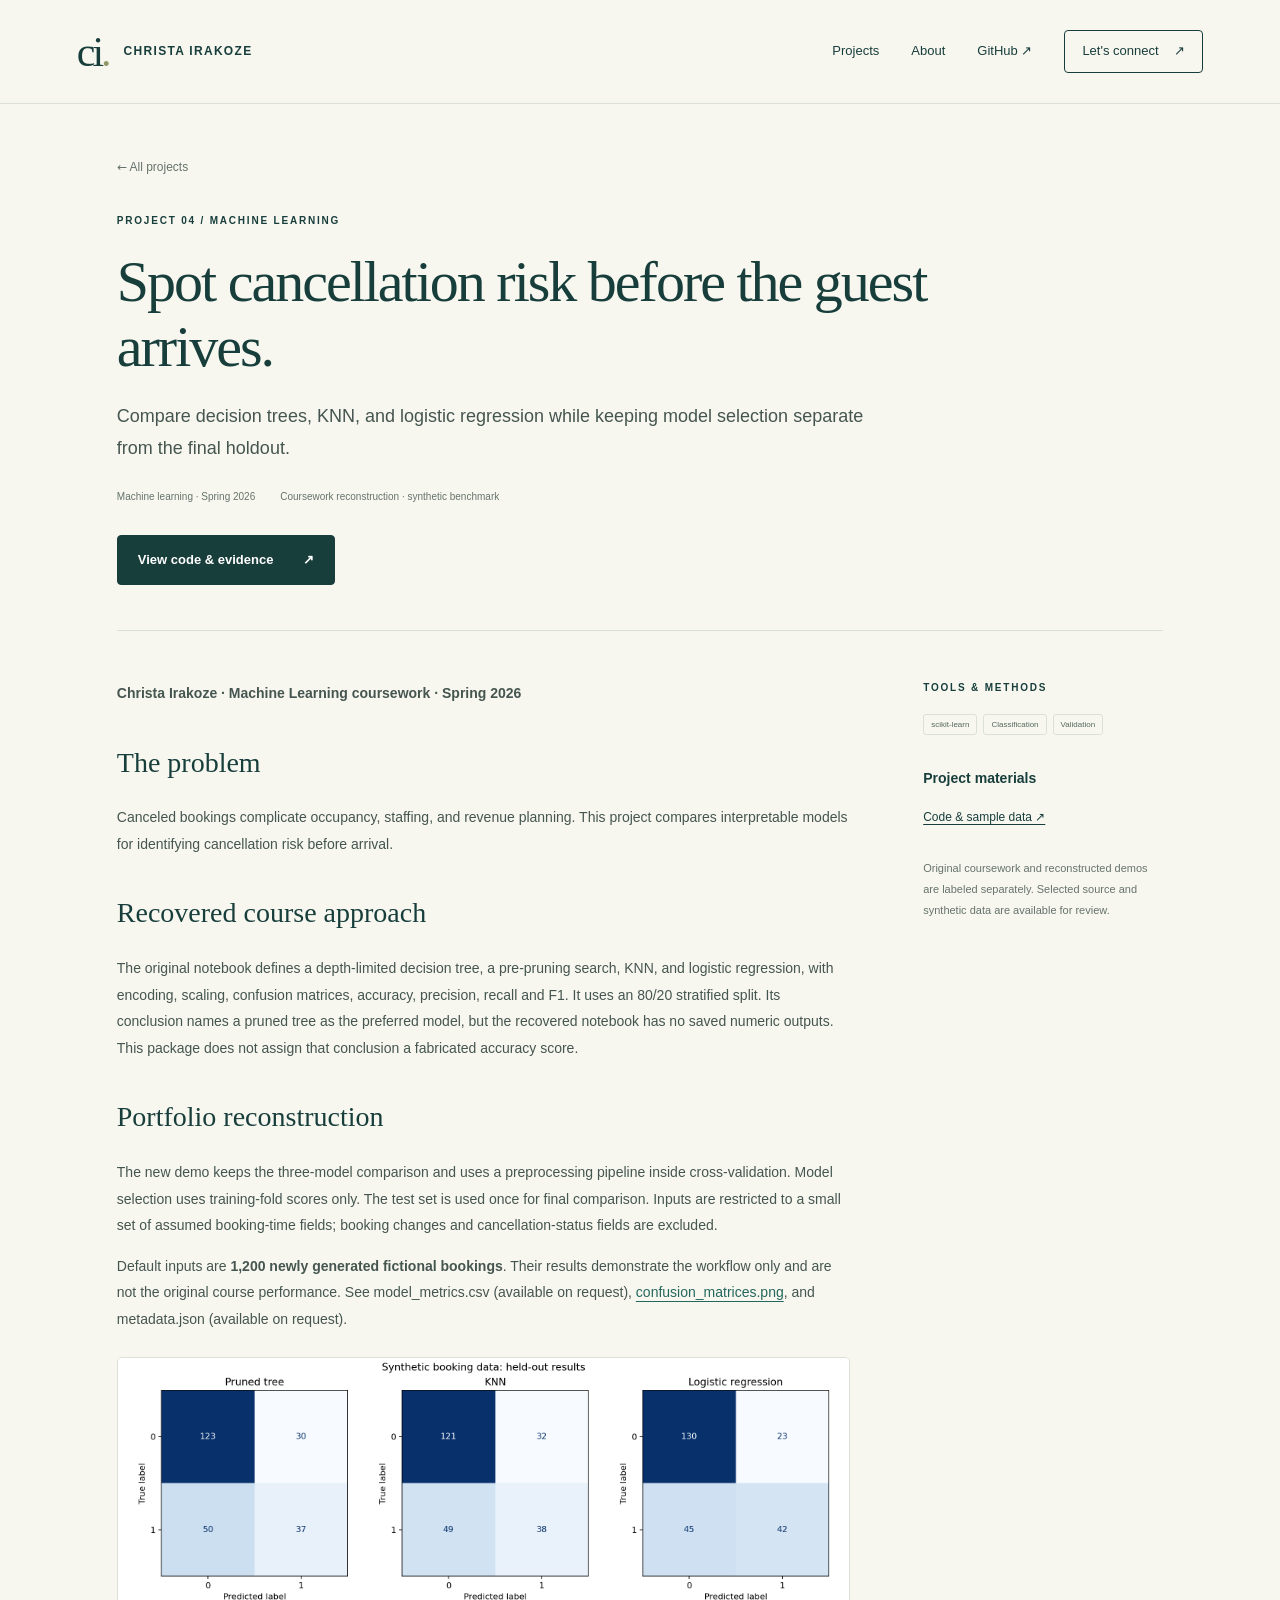
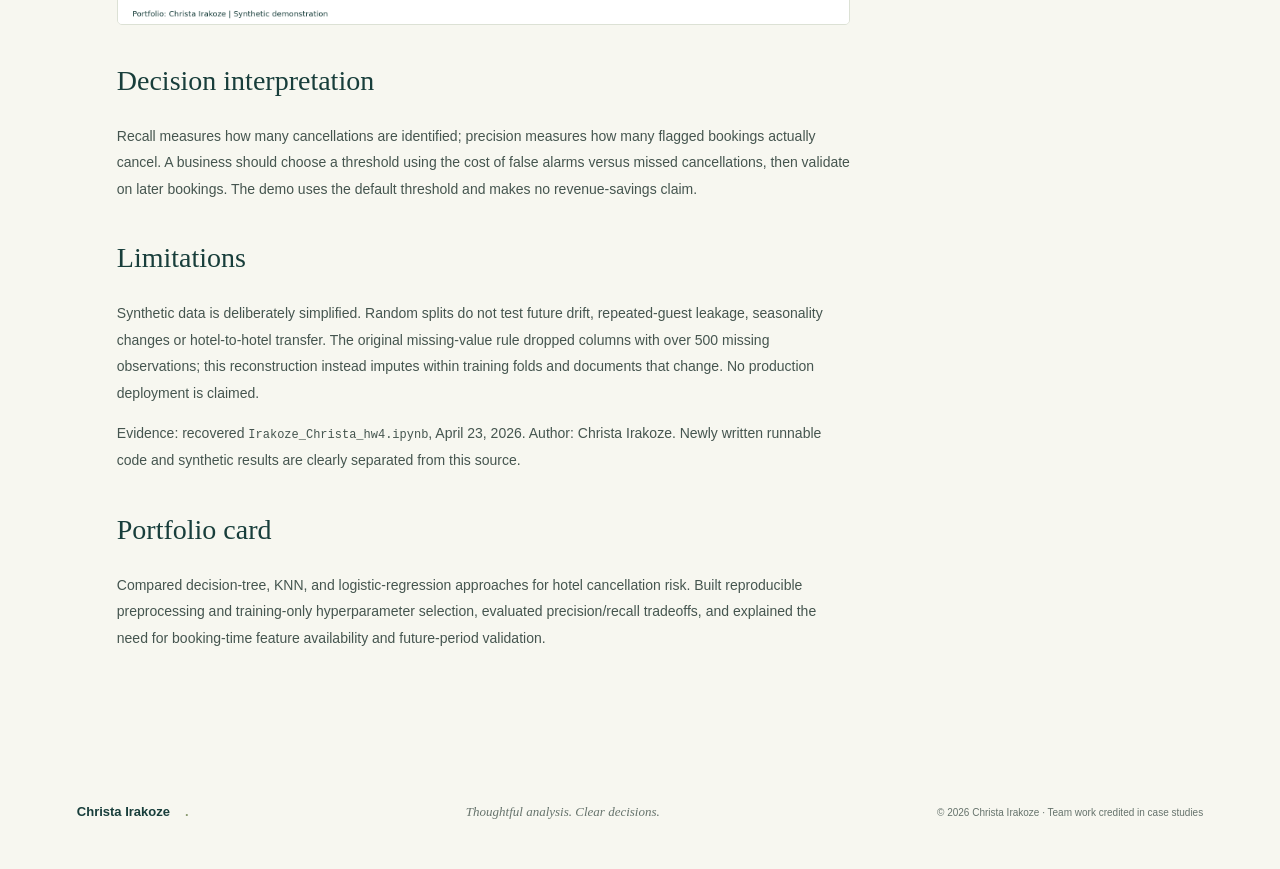
<file: hotel-cancellations.html>
<!doctype html><html lang="en"><head><meta charset="utf-8"><meta name="viewport" content="width=device-width, initial-scale=1"><title>Hotel cancellation prediction | Christa Irakoze</title><meta name="description" content="Compare decision trees, KNN, and logistic regression while keeping model selection separate from the final holdout."><meta name="theme-color" content="#183e3b"><link rel="icon" href="/favicon.svg" type="image/svg+xml"><link rel="stylesheet" href="/style.css"></head><body><a class="skip" href="#main">Skip to content</a><header class="header"><a class="brand" href="/" aria-label="Christa Irakoze home"><span class="mark">ci<span>.</span></span><span>CHRISTA IRAKOZE</span></a><nav aria-label="Main navigation"><a href="/#projects">Projects</a><a href="/#about">About</a><a href="https://github.com/krirakoze" target="_blank" rel="noopener">GitHub ↗</a><a class="nav-contact" href="/#contact">Let's connect <span>↗</span></a></nav></header><main id="main" class="case"><a class="back" href="/#projects">← All projects</a><div class="eyebrow">PROJECT 04 / MACHINE LEARNING</div><h1>Spot cancellation risk before the guest arrives.</h1><p class="case-intro">Compare decision trees, KNN, and logistic regression while keeping model selection separate from the final holdout.</p><div class="case-meta"><span>Machine learning · Spring 2026</span><span>Coursework reconstruction · synthetic benchmark</span></div><div class="case-actions"><a class="button dark" href="/hotel-cancellations-evidence.html">View code & evidence <span>↗</span></a></div><div class="case-layout"><article class="prose"><p><strong>Christa Irakoze · Machine Learning coursework · Spring 2026</strong></p>
<h2>The problem</h2>
<p>Canceled bookings complicate occupancy, staffing, and revenue planning. This project compares interpretable models for identifying cancellation risk before arrival.</p>
<h2>Recovered course approach</h2>
<p>The original notebook defines a depth-limited decision tree, a pre-pruning search, KNN, and logistic regression, with encoding, scaling, confusion matrices, accuracy, precision, recall and F1. It uses an 80/20 stratified split. Its conclusion names a pruned tree as the preferred model, but the recovered notebook has no saved numeric outputs. This package does not assign that conclusion a fabricated accuracy score.</p>
<h2>Portfolio reconstruction</h2>
<p>The new demo keeps the three-model comparison and uses a preprocessing pipeline inside cross-validation. Model selection uses training-fold scores only. The test set is used once for final comparison. Inputs are restricted to a small set of assumed booking-time fields; booking changes and cancellation-status fields are excluded.</p>
<p>Default inputs are <strong>1,200 newly generated fictional bookings</strong>. Their results demonstrate the workflow only and are not the original course performance. See model_metrics.csv (available on request), <a href="/hotel-cancellations-confusion_matrices.png">confusion_matrices.png</a>, and metadata.json (available on request).</p>
<p><img alt="Synthetic holdout confusion matrices" src="/hotel-cancellations-confusion_matrices.png"></p>
<h2>Decision interpretation</h2>
<p>Recall measures how many cancellations are identified; precision measures how many flagged bookings actually cancel. A business should choose a threshold using the cost of false alarms versus missed cancellations, then validate on later bookings. The demo uses the default threshold and makes no revenue-savings claim.</p>
<h2>Limitations</h2>
<p>Synthetic data is deliberately simplified. Random splits do not test future drift, repeated-guest leakage, seasonality changes or hotel-to-hotel transfer. The original missing-value rule dropped columns with over 500 missing observations; this reconstruction instead imputes within training folds and documents that change. No production deployment is claimed.</p>
<p>Evidence: recovered <code>Irakoze_Christa_hw4.ipynb</code>, April 23, 2026. Author: Christa Irakoze. Newly written runnable code and synthetic results are clearly separated from this source.</p>
<h2>Portfolio card</h2>
<p>Compared decision-tree, KNN, and logistic-regression approaches for hotel cancellation risk. Built reproducible preprocessing and training-only hyperparameter selection, evaluated precision/recall tradeoffs, and explained the need for booking-time feature availability and future-period validation.</p></article><aside><span class="eyebrow">TOOLS & METHODS</span><div class="tags"><span>scikit-learn</span><span>Classification</span><span>Validation</span></div><h3>Project materials</h3><a href="/hotel-cancellations-evidence.html">Code & sample data ↗</a><p>Original coursework and reconstructed demos are labeled separately. Selected source and synthetic data are available for review.</p></aside></div></main><footer><a class="brand" href="/">Christa Irakoze<span class="dot">.</span></a><p>Thoughtful analysis. Clear decisions.</p><span>© 2026 Christa Irakoze · Team work credited in case studies</span></footer></body></html>
</file>
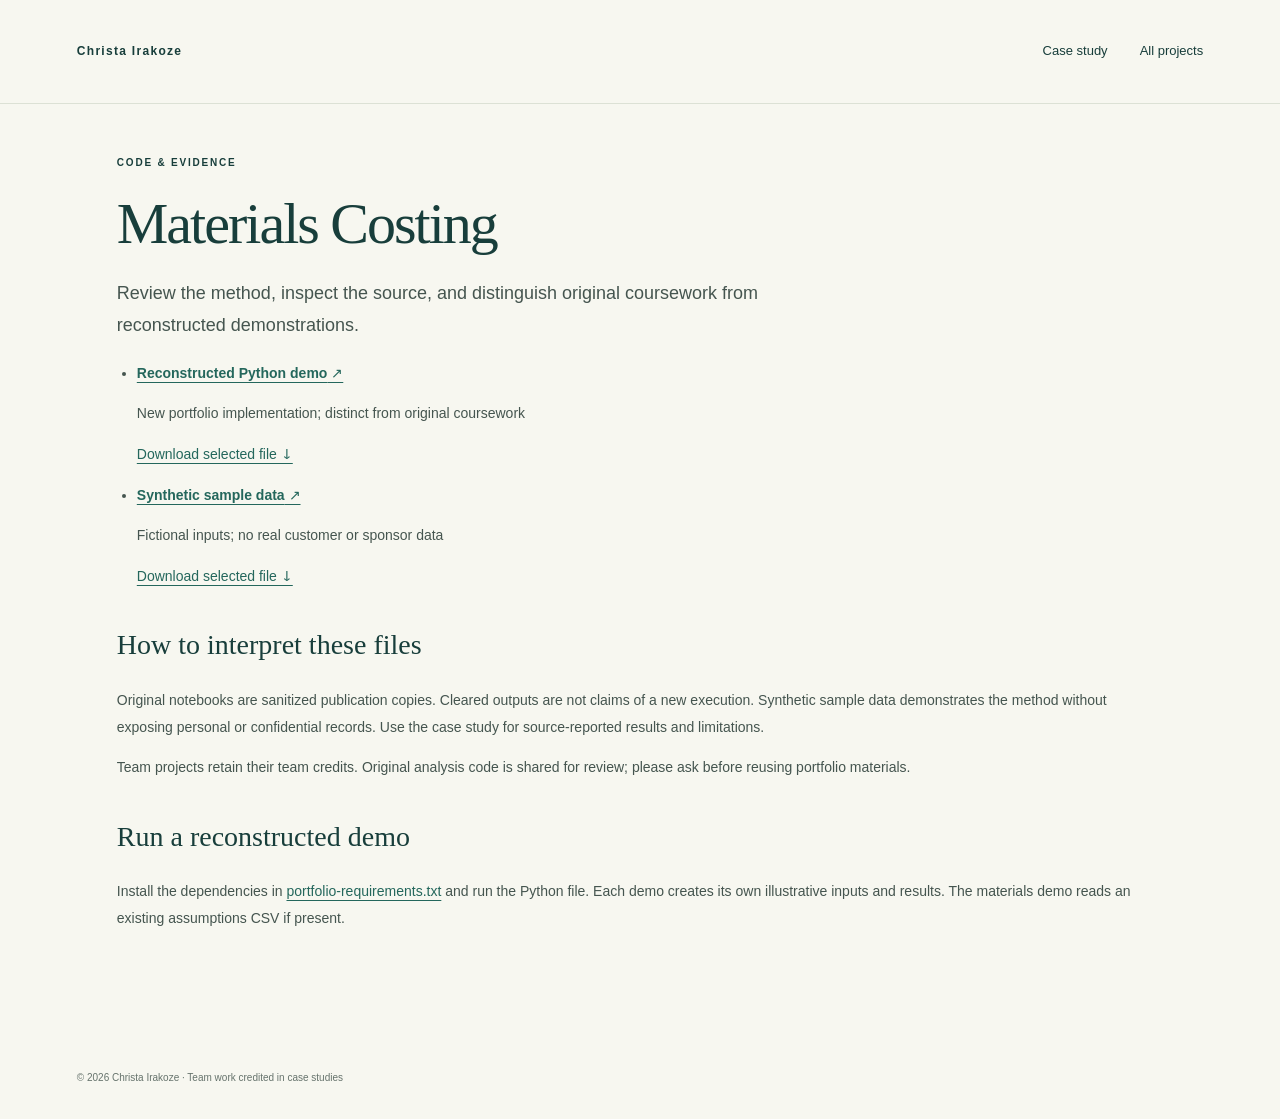
<file: materials-costing-evidence.html>
<!doctype html><html lang="en"><head><meta charset="utf-8"><meta name="viewport" content="width=device-width,initial-scale=1"><title>Materials Costing: code & evidence | Christa Irakoze</title><link rel="stylesheet" href="/style.css"></head><body><header class="header"><a class="brand" href="/">Christa Irakoze</a><nav><a href="/materials-costing.html">Case study</a><a href="/#projects">All projects</a></nav></header><main id="main" class="case"><div class="eyebrow">CODE & EVIDENCE</div><h1>Materials Costing</h1><p class="case-intro">Review the method, inspect the source, and distinguish original coursework from reconstructed demonstrations.</p><div class="prose"><ul class="file-list"><li><a href="https://github.com/krirakoze/krirakoze.github.io/blob/main/materials-costing-demo.py" target="_blank" rel="noopener"><strong>Reconstructed Python demo</strong> ↗</a><p>New portfolio implementation; distinct from original coursework</p><a href="materials-costing-demo.py" download>Download selected file ↓</a></li><li><a href="https://github.com/krirakoze/krirakoze.github.io/blob/main/materials-costing-material_assumptions.csv" target="_blank" rel="noopener"><strong>Synthetic sample data</strong> ↗</a><p>Fictional inputs; no real customer or sponsor data</p><a href="materials-costing-material_assumptions.csv" download>Download selected file ↓</a></li></ul><h2>How to interpret these files</h2><p>Original notebooks are sanitized publication copies. Cleared outputs are not claims of a new execution. Synthetic sample data demonstrates the method without exposing personal or confidential records. Use the case study for source-reported results and limitations.</p><p>Team projects retain their team credits. Original analysis code is shared for review; please ask before reusing portfolio materials.</p><h2>Run a reconstructed demo</h2><p>Install the dependencies in <a href="portfolio-requirements.txt">portfolio-requirements.txt</a> and run the Python file. Each demo creates its own illustrative inputs and results. The materials demo reads an existing assumptions CSV if present.</p></div></main><footer>© 2026 Christa Irakoze · Team work credited in case studies</footer></body></html>
</file>
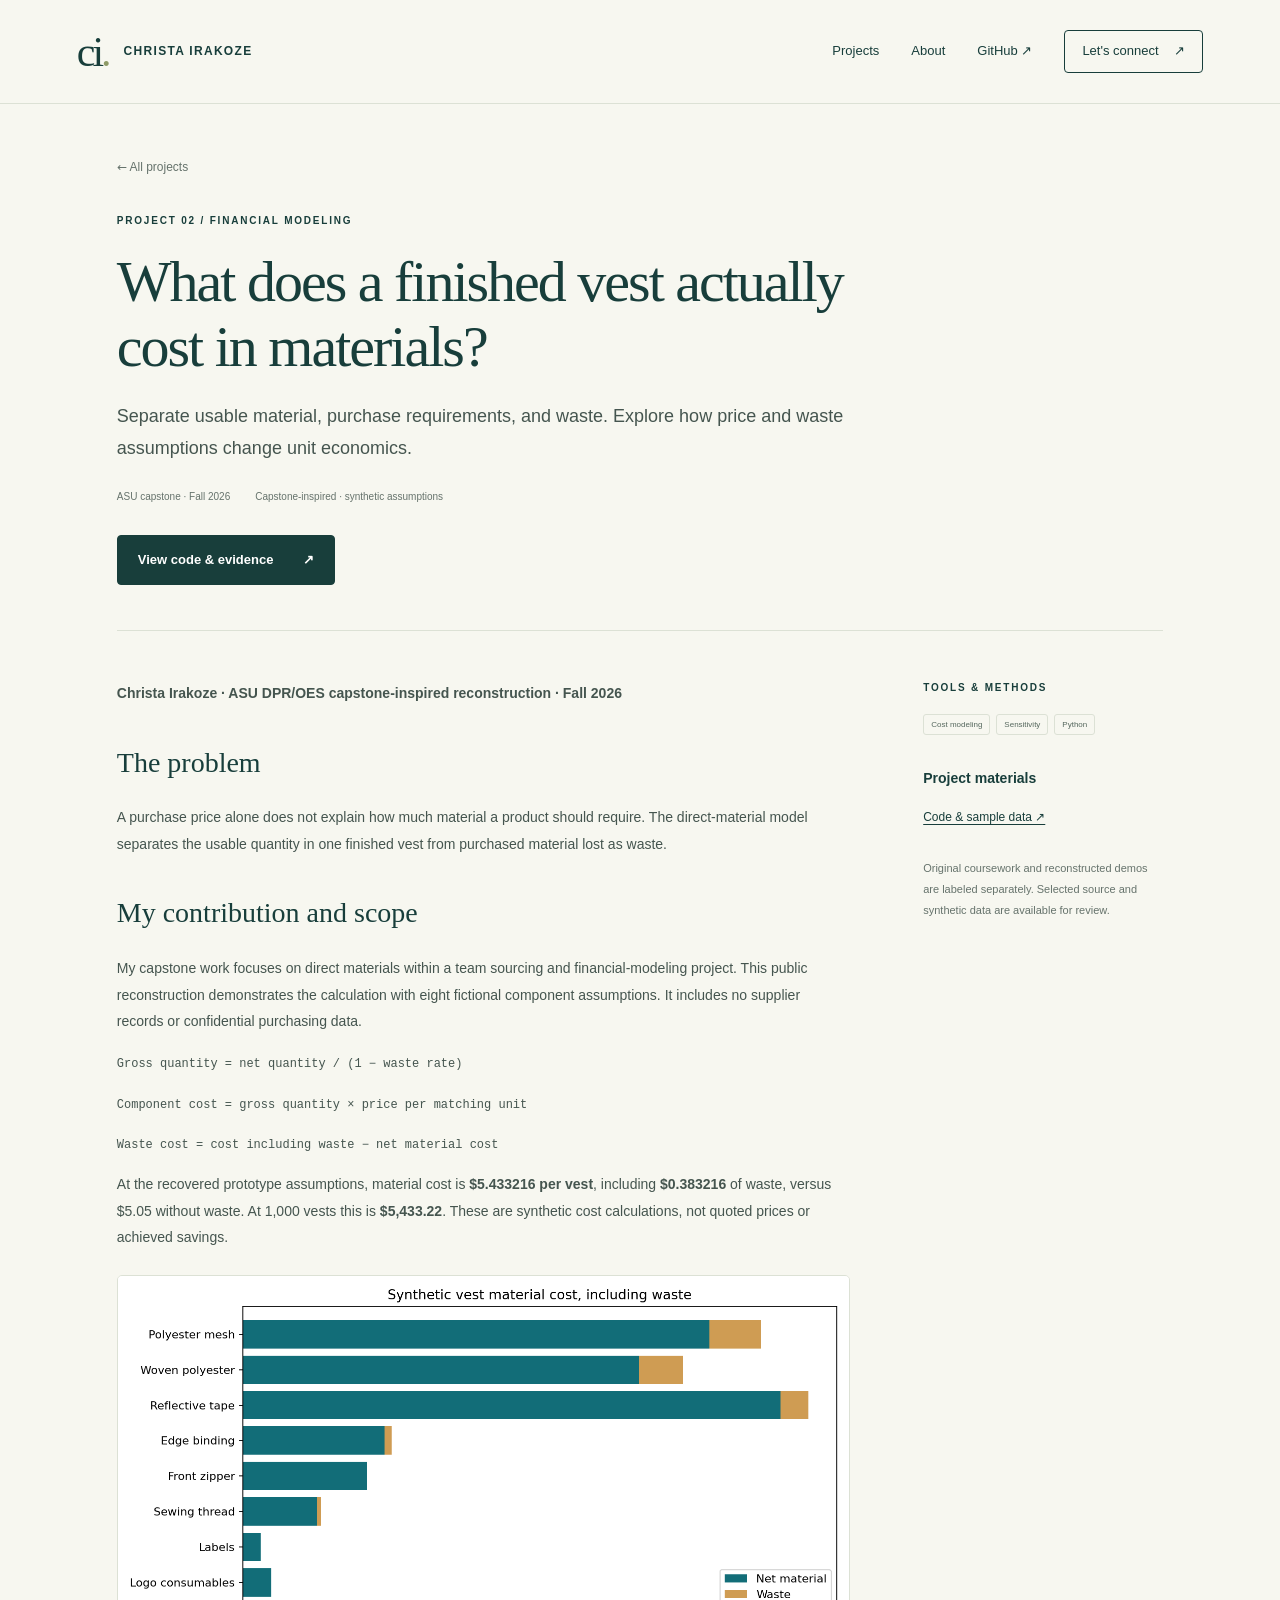
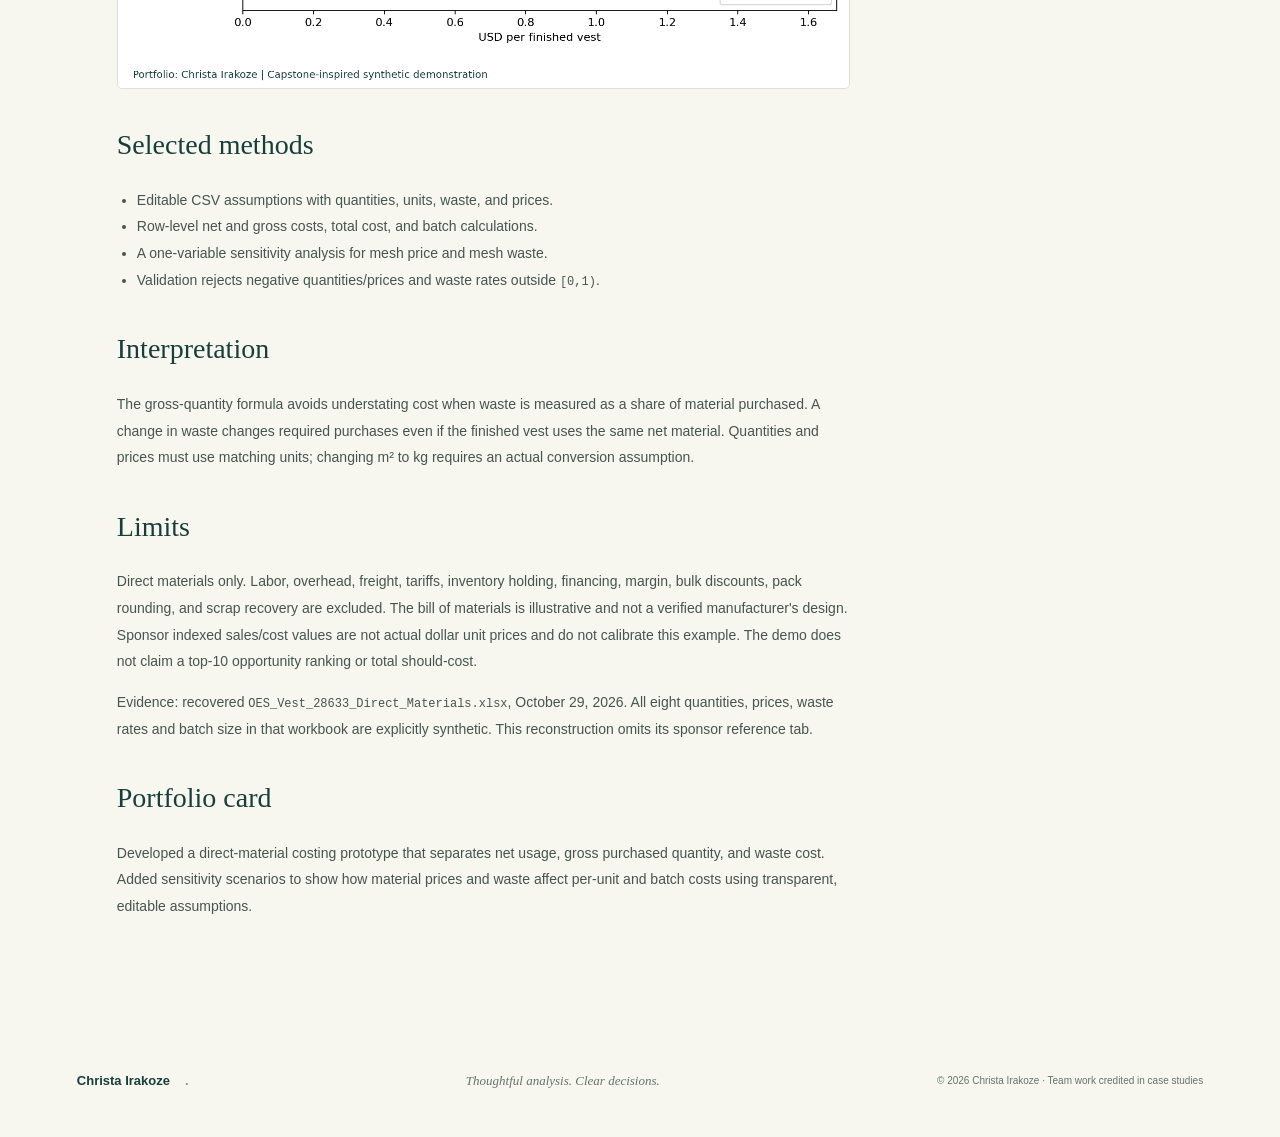
<file: materials-costing.html>
<!doctype html><html lang="en"><head><meta charset="utf-8"><meta name="viewport" content="width=device-width, initial-scale=1"><title>Direct-material should-cost model | Christa Irakoze</title><meta name="description" content="Separate usable material, purchase requirements, and waste. Explore how price and waste assumptions change unit economics."><meta name="theme-color" content="#183e3b"><link rel="icon" href="/favicon.svg" type="image/svg+xml"><link rel="stylesheet" href="/style.css"></head><body><a class="skip" href="#main">Skip to content</a><header class="header"><a class="brand" href="/" aria-label="Christa Irakoze home"><span class="mark">ci<span>.</span></span><span>CHRISTA IRAKOZE</span></a><nav aria-label="Main navigation"><a href="/#projects">Projects</a><a href="/#about">About</a><a href="https://github.com/krirakoze" target="_blank" rel="noopener">GitHub ↗</a><a class="nav-contact" href="/#contact">Let's connect <span>↗</span></a></nav></header><main id="main" class="case"><a class="back" href="/#projects">← All projects</a><div class="eyebrow">PROJECT 02 / FINANCIAL MODELING</div><h1>What does a finished vest actually cost in materials?</h1><p class="case-intro">Separate usable material, purchase requirements, and waste. Explore how price and waste assumptions change unit economics.</p><div class="case-meta"><span>ASU capstone · Fall 2026</span><span>Capstone-inspired · synthetic assumptions</span></div><div class="case-actions"><a class="button dark" href="/materials-costing-evidence.html">View code & evidence <span>↗</span></a></div><div class="case-layout"><article class="prose"><p><strong>Christa Irakoze · ASU DPR/OES capstone-inspired reconstruction · Fall 2026</strong></p>
<h2>The problem</h2>
<p>A purchase price alone does not explain how much material a product should require. The direct-material model separates the usable quantity in one finished vest from purchased material lost as waste.</p>
<h2>My contribution and scope</h2>
<p>My capstone work focuses on direct materials within a team sourcing and financial-modeling project. This public reconstruction demonstrates the calculation with eight fictional component assumptions. It includes no supplier records or confidential purchasing data.</p>
<p><code>Gross quantity = net quantity / (1 − waste rate)</code></p>
<p><code>Component cost = gross quantity × price per matching unit</code></p>
<p><code>Waste cost = cost including waste − net material cost</code></p>
<p>At the recovered prototype assumptions, material cost is <strong>$5.433216 per vest</strong>, including <strong>$0.383216</strong> of waste, versus $5.05 without waste. At 1,000 vests this is <strong>$5,433.22</strong>. These are synthetic cost calculations, not quoted prices or achieved savings.</p>
<p><img alt="Synthetic material cost breakdown" src="/materials-costing-material_costs.png"></p>
<h2>Selected methods</h2>
<ul>
<li>Editable CSV assumptions with quantities, units, waste, and prices.</li>
<li>Row-level net and gross costs, total cost, and batch calculations.</li>
<li>A one-variable sensitivity analysis for mesh price and mesh waste.</li>
<li>Validation rejects negative quantities/prices and waste rates outside <code>[0,1)</code>.</li>
</ul>
<h2>Interpretation</h2>
<p>The gross-quantity formula avoids understating cost when waste is measured as a share of material purchased. A change in waste changes required purchases even if the finished vest uses the same net material. Quantities and prices must use matching units; changing m² to kg requires an actual conversion assumption.</p>
<h2>Limits</h2>
<p>Direct materials only. Labor, overhead, freight, tariffs, inventory holding, financing, margin, bulk discounts, pack rounding, and scrap recovery are excluded. The bill of materials is illustrative and not a verified manufacturer&#x27;s design. Sponsor indexed sales/cost values are not actual dollar unit prices and do not calibrate this example. The demo does not claim a top-10 opportunity ranking or total should-cost.</p>
<p>Evidence: recovered <code>OES_Vest_28633_Direct_Materials.xlsx</code>, October 29, 2026. All eight quantities, prices, waste rates and batch size in that workbook are explicitly synthetic. This reconstruction omits its sponsor reference tab.</p>
<h2>Portfolio card</h2>
<p>Developed a direct-material costing prototype that separates net usage, gross purchased quantity, and waste cost. Added sensitivity scenarios to show how material prices and waste affect per-unit and batch costs using transparent, editable assumptions.</p></article><aside><span class="eyebrow">TOOLS & METHODS</span><div class="tags"><span>Cost modeling</span><span>Sensitivity</span><span>Python</span></div><h3>Project materials</h3><a href="/materials-costing-evidence.html">Code & sample data ↗</a><p>Original coursework and reconstructed demos are labeled separately. Selected source and synthetic data are available for review.</p></aside></div></main><footer><a class="brand" href="/">Christa Irakoze<span class="dot">.</span></a><p>Thoughtful analysis. Clear decisions.</p><span>© 2026 Christa Irakoze · Team work credited in case studies</span></footer></body></html>
</file>
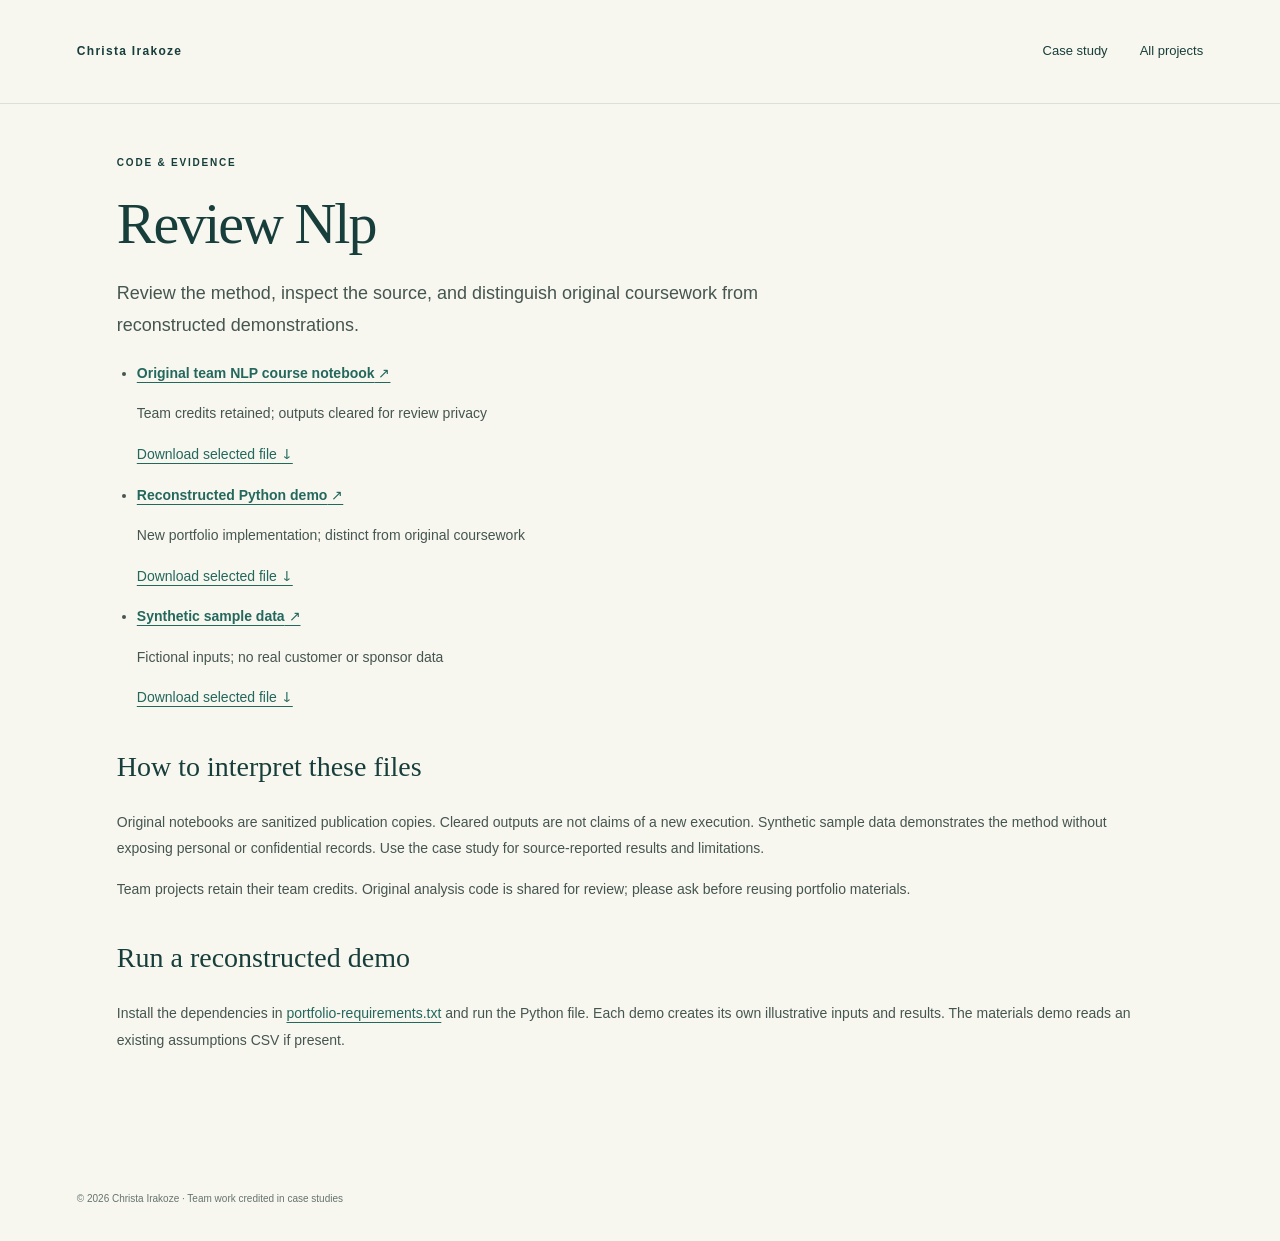
<file: review-nlp-evidence.html>
<!doctype html><html lang="en"><head><meta charset="utf-8"><meta name="viewport" content="width=device-width,initial-scale=1"><title>Review Nlp: code & evidence | Christa Irakoze</title><link rel="stylesheet" href="/style.css"></head><body><header class="header"><a class="brand" href="/">Christa Irakoze</a><nav><a href="/review-nlp.html">Case study</a><a href="/#projects">All projects</a></nav></header><main id="main" class="case"><div class="eyebrow">CODE & EVIDENCE</div><h1>Review Nlp</h1><p class="case-intro">Review the method, inspect the source, and distinguish original coursework from reconstructed demonstrations.</p><div class="prose"><ul class="file-list"><li><a href="https://github.com/krirakoze/krirakoze.github.io/blob/main/nlp-original-sanitized.ipynb" target="_blank" rel="noopener"><strong>Original team NLP course notebook</strong> ↗</a><p>Team credits retained; outputs cleared for review privacy</p><a href="nlp-original-sanitized.ipynb" download>Download selected file ↓</a></li><li><a href="https://github.com/krirakoze/krirakoze.github.io/blob/main/review-nlp-demo.py" target="_blank" rel="noopener"><strong>Reconstructed Python demo</strong> ↗</a><p>New portfolio implementation; distinct from original coursework</p><a href="review-nlp-demo.py" download>Download selected file ↓</a></li><li><a href="https://github.com/krirakoze/krirakoze.github.io/blob/main/review-nlp-fictional_reviews.csv" target="_blank" rel="noopener"><strong>Synthetic sample data</strong> ↗</a><p>Fictional inputs; no real customer or sponsor data</p><a href="review-nlp-fictional_reviews.csv" download>Download selected file ↓</a></li></ul><h2>How to interpret these files</h2><p>Original notebooks are sanitized publication copies. Cleared outputs are not claims of a new execution. Synthetic sample data demonstrates the method without exposing personal or confidential records. Use the case study for source-reported results and limitations.</p><p>Team projects retain their team credits. Original analysis code is shared for review; please ask before reusing portfolio materials.</p><h2>Run a reconstructed demo</h2><p>Install the dependencies in <a href="portfolio-requirements.txt">portfolio-requirements.txt</a> and run the Python file. Each demo creates its own illustrative inputs and results. The materials demo reads an existing assumptions CSV if present.</p></div></main><footer>© 2026 Christa Irakoze · Team work credited in case studies</footer></body></html>
</file>
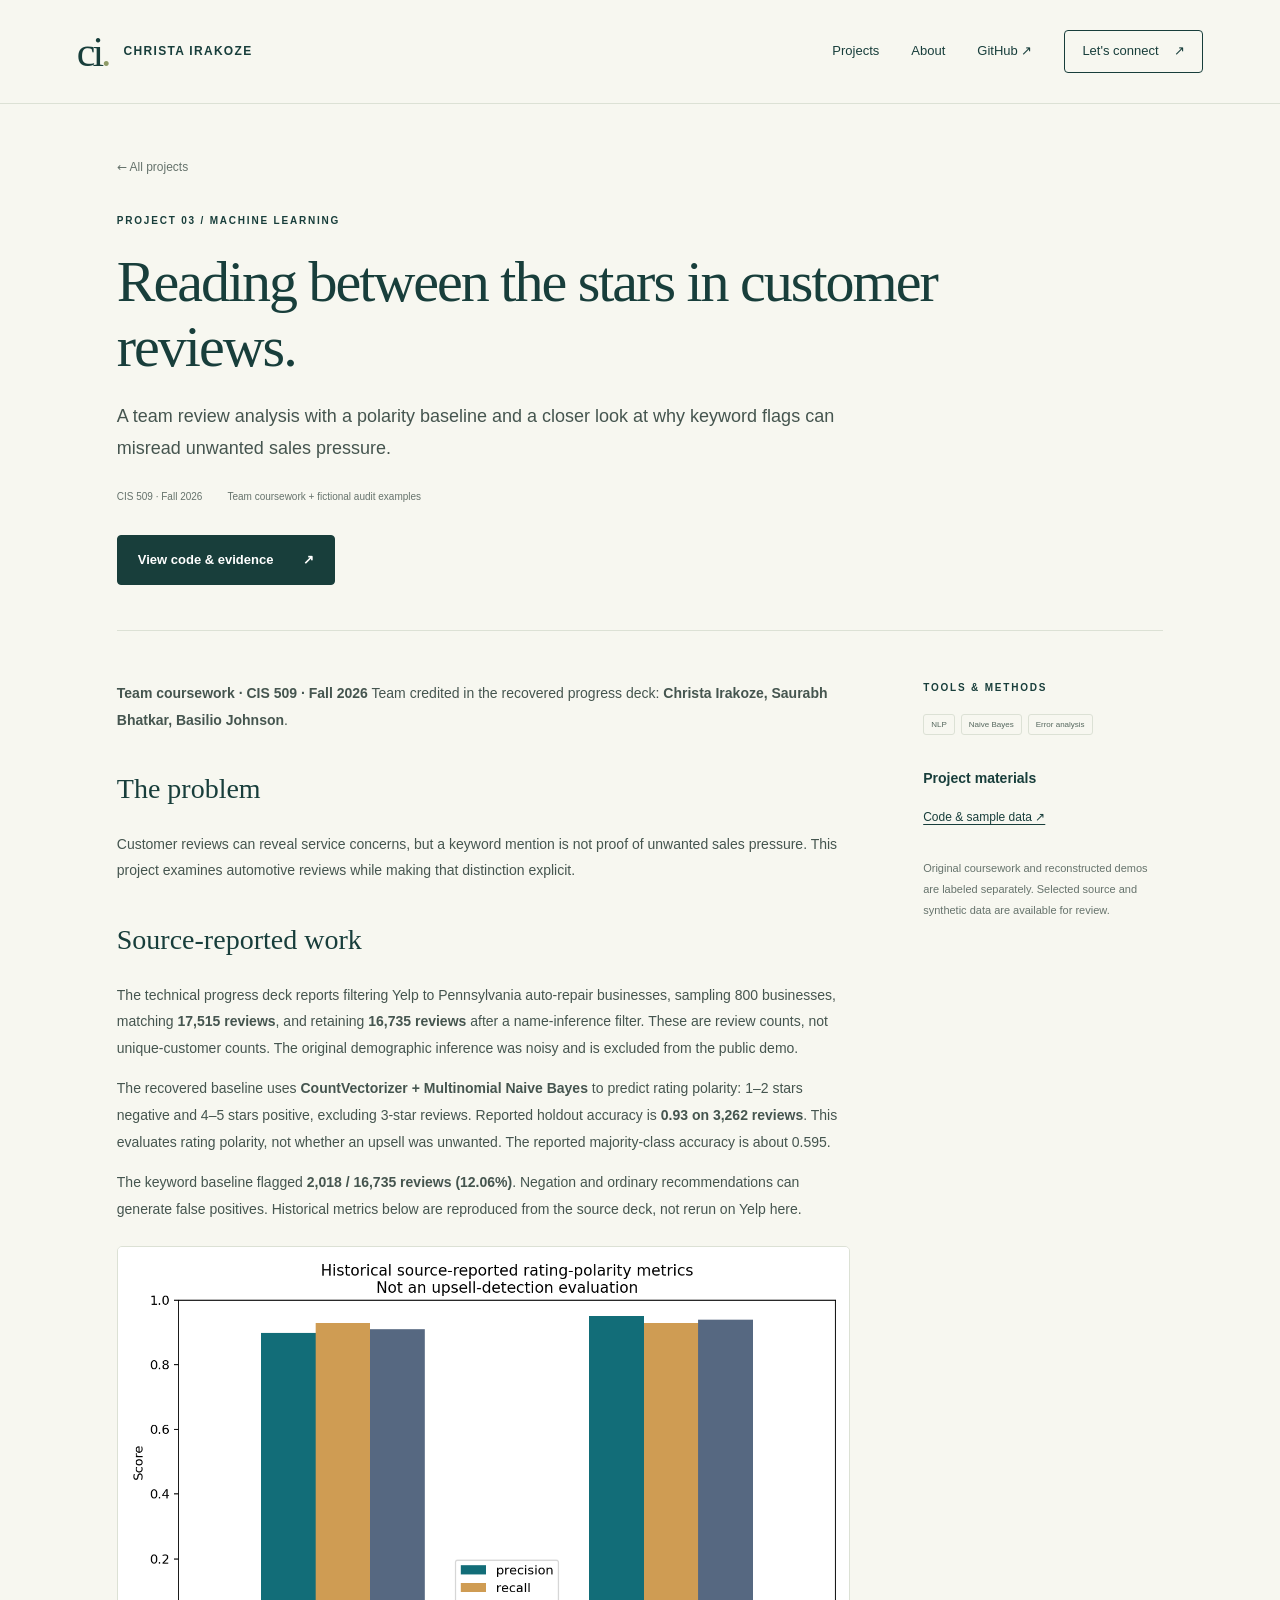
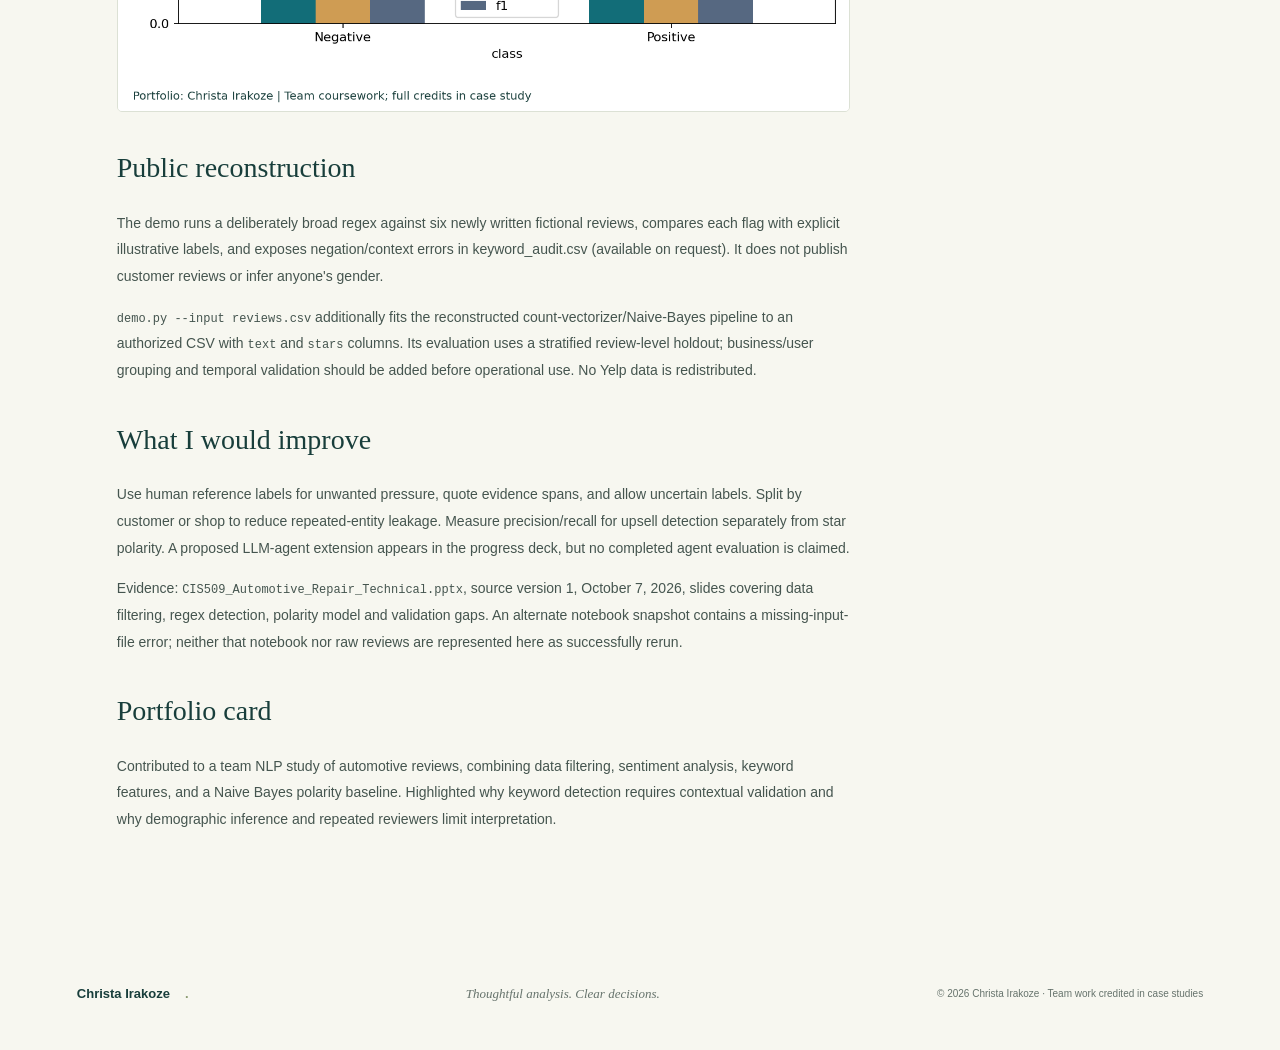
<file: review-nlp.html>
<!doctype html><html lang="en"><head><meta charset="utf-8"><meta name="viewport" content="width=device-width, initial-scale=1"><title>Automotive review NLP | Christa Irakoze</title><meta name="description" content="A team review analysis with a polarity baseline and a closer look at why keyword flags can misread unwanted sales pressure."><meta name="theme-color" content="#183e3b"><link rel="icon" href="/favicon.svg" type="image/svg+xml"><link rel="stylesheet" href="/style.css"></head><body><a class="skip" href="#main">Skip to content</a><header class="header"><a class="brand" href="/" aria-label="Christa Irakoze home"><span class="mark">ci<span>.</span></span><span>CHRISTA IRAKOZE</span></a><nav aria-label="Main navigation"><a href="/#projects">Projects</a><a href="/#about">About</a><a href="https://github.com/krirakoze" target="_blank" rel="noopener">GitHub ↗</a><a class="nav-contact" href="/#contact">Let's connect <span>↗</span></a></nav></header><main id="main" class="case"><a class="back" href="/#projects">← All projects</a><div class="eyebrow">PROJECT 03 / MACHINE LEARNING</div><h1>Reading between the stars in customer reviews.</h1><p class="case-intro">A team review analysis with a polarity baseline and a closer look at why keyword flags can misread unwanted sales pressure.</p><div class="case-meta"><span>CIS 509 · Fall 2026</span><span>Team coursework + fictional audit examples</span></div><div class="case-actions"><a class="button dark" href="/review-nlp-evidence.html">View code & evidence <span>↗</span></a></div><div class="case-layout"><article class="prose"><p><strong>Team coursework · CIS 509 · Fall 2026</strong> Team credited in the recovered progress deck: <strong>Christa Irakoze, Saurabh Bhatkar, Basilio Johnson</strong>.</p>
<h2>The problem</h2>
<p>Customer reviews can reveal service concerns, but a keyword mention is not proof of unwanted sales pressure. This project examines automotive reviews while making that distinction explicit.</p>
<h2>Source-reported work</h2>
<p>The technical progress deck reports filtering Yelp to Pennsylvania auto-repair businesses, sampling 800 businesses, matching <strong>17,515 reviews</strong>, and retaining <strong>16,735 reviews</strong> after a name-inference filter. These are review counts, not unique-customer counts. The original demographic inference was noisy and is excluded from the public demo.</p>
<p>The recovered baseline uses <strong>CountVectorizer + Multinomial Naive Bayes</strong> to predict rating polarity: 1–2 stars negative and 4–5 stars positive, excluding 3-star reviews. Reported holdout accuracy is <strong>0.93 on 3,262 reviews</strong>. This evaluates rating polarity, not whether an upsell was unwanted. The reported majority-class accuracy is about 0.595.</p>
<p>The keyword baseline flagged <strong>2,018 / 16,735 reviews (12.06%)</strong>. Negation and ordinary recommendations can generate false positives. Historical metrics below are reproduced from the source deck, not rerun on Yelp here.</p>
<p><img alt="Source-reported polarity metrics" src="/review-nlp-source_metrics.png"></p>
<h2>Public reconstruction</h2>
<p>The demo runs a deliberately broad regex against six newly written fictional reviews, compares each flag with explicit illustrative labels, and exposes negation/context errors in keyword_audit.csv (available on request). It does not publish customer reviews or infer anyone&#x27;s gender.</p>
<p><code>demo.py --input reviews.csv</code> additionally fits the reconstructed count-vectorizer/Naive-Bayes pipeline to an authorized CSV with <code>text</code> and <code>stars</code> columns. Its evaluation uses a stratified review-level holdout; business/user grouping and temporal validation should be added before operational use. No Yelp data is redistributed.</p>
<h2>What I would improve</h2>
<p>Use human reference labels for unwanted pressure, quote evidence spans, and allow uncertain labels. Split by customer or shop to reduce repeated-entity leakage. Measure precision/recall for upsell detection separately from star polarity. A proposed LLM-agent extension appears in the progress deck, but no completed agent evaluation is claimed.</p>
<p>Evidence: <code>CIS509_Automotive_Repair_Technical.pptx</code>, source version 1, October 7, 2026, slides covering data filtering, regex detection, polarity model and validation gaps. An alternate notebook snapshot contains a missing-input-file error; neither that notebook nor raw reviews are represented here as successfully rerun.</p>
<h2>Portfolio card</h2>
<p>Contributed to a team NLP study of automotive reviews, combining data filtering, sentiment analysis, keyword features, and a Naive Bayes polarity baseline. Highlighted why keyword detection requires contextual validation and why demographic inference and repeated reviewers limit interpretation.</p></article><aside><span class="eyebrow">TOOLS & METHODS</span><div class="tags"><span>NLP</span><span>Naive Bayes</span><span>Error analysis</span></div><h3>Project materials</h3><a href="/review-nlp-evidence.html">Code & sample data ↗</a><p>Original coursework and reconstructed demos are labeled separately. Selected source and synthetic data are available for review.</p></aside></div></main><footer><a class="brand" href="/">Christa Irakoze<span class="dot">.</span></a><p>Thoughtful analysis. Clear decisions.</p><span>© 2026 Christa Irakoze · Team work credited in case studies</span></footer></body></html>
</file>
<file: style.css>
@font-face{font-family:PortfolioSymbols;src:url(/symbols.ttf) format("truetype");unicode-range:U+2190-21FF;font-display:swap}
:root{--ink:#183e3b;--body:#45554f;--paper:#f7f7f0;--line:#dce1d5;--sage:#e7ebd5;--muted:#66736c;--teal:#24675c}*{box-sizing:border-box}html{scroll-behavior:smooth;scroll-padding-top:30px}body{margin:0;background:var(--paper);color:var(--ink);font-family:PortfolioSymbols,Arial,Helvetica,sans-serif;font-size:16px;line-height:1.55}a{color:inherit;text-decoration:none}button,input{font:inherit}button,a,input{ -webkit-tap-highlight-color:transparent}a:focus-visible,button:focus-visible,input:focus-visible{outline:3px solid #b77a37;outline-offset:5px}img{max-width:100%;display:block}button{cursor:pointer}.skip{position:absolute;top:-70px;left:20px;background:white;padding:12px;z-index:100}.skip:focus{top:10px}.header{max-width:1440px;margin:auto;height:104px;padding:0 6%;display:flex;align-items:center;justify-content:space-between;border-bottom:1px solid var(--line)}.brand{display:flex;align-items:center;gap:15px;font-size:12px;font-weight:bold;letter-spacing:1.3px}.mark{font-family:Georgia,serif;font-size:42px;font-weight:normal;letter-spacing:-3px;line-height:1}.mark span{color:#8e9a66}.header nav{display:flex;align-items:center;gap:32px;font-size:13px}.header nav>a:hover,.text-link:hover{color:#548278}.header .nav-contact{border:1px solid var(--ink);padding:10px 17px;border-radius:4px}.nav-contact span{margin-left:12px}.hero{max-width:1440px;margin:auto;display:grid;grid-template-columns:1.08fr 1fr;gap:5%;padding:80px 6% 70px}.eyebrow{font-size:10px;letter-spacing:1.8px;font-weight:bold;line-height:1.8}.hero .eyebrow{display:flex;align-items:center;gap:10px}.live-dot{width:7px;height:7px;border-radius:50%;background:#79916a;display:inline-block}.hero h1{font-size:clamp(56px,6.5vw,90px);font-family:Georgia,'Times New Roman',serif;line-height:1.04;font-weight:normal;letter-spacing:-4px;margin:27px 0 25px}em{font-family:Georgia,'Times New Roman',serif;font-weight:normal}.hero h1 em{color:#648475}.hero-desc{max-width:460px;font-size:17px;color:var(--body);line-height:1.8}.hero-actions{display:flex;align-items:center;gap:25px;margin-top:32px}.button{display:inline-flex;align-items:center;justify-content:space-between;gap:30px;border-radius:4px;padding:14px 20px;font-size:13px;font-weight:bold}.dark{background:var(--ink);color:white;border:1px solid var(--ink)}.dark:hover{background:#2c5c50}.text-link{font-size:12px;text-decoration:underline;text-underline-offset:5px}.hero-note{display:flex;flex-wrap:wrap;gap:16px;margin-top:46px;font-size:10px;color:var(--muted)}.hero-note span+span{border-left:1px solid #b7c0b4;padding-left:16px}.hero-art{background:var(--sage);border-radius:6px;min-width:0;padding:23px 28px 18px;position:relative}.art-caption{display:flex;justify-content:space-between;font-size:9px;letter-spacing:1.3px}.report-card{background:#fffef8;border:1px solid #d1d8c6;margin:22px 0 0;padding:23px;border-radius:6px;box-shadow:0 12px 22px #3d50300b;transform:rotate(-1deg)}.report-top{display:flex;gap:10px;align-items:center;font-size:12px;font-weight:bold}.report-icon{background:#ebeee0;padding:8px;border-radius:6px;font-size:18px}.report-top small{display:block;font-size:9px;font-weight:normal;color:var(--muted);margin-top:2px}.report-status{font-size:7px;margin-left:auto;letter-spacing:1px;color:var(--teal)}.report-balance{margin:22px 0 12px}.report-balance>span{display:block;font-size:11px;color:var(--muted)}.report-balance strong{font-family:Georgia,serif;display:block;font-size:49px;font-weight:normal;line-height:1.3}.report-balance strong span{font-size:27px;color:#8b9a88}.chart-label{display:flex;justify-content:space-between;font-size:7px;letter-spacing:.8px;color:var(--muted)}.mini-chart{width:100%;height:103px;margin-top:7px}.report-summary{display:flex;justify-content:space-between;gap:12px;border-top:1px solid var(--line);padding:14px 0 12px}.report-summary span{display:block;font-size:8px;color:var(--muted)}.report-summary b{font-size:17px}.scenario-toggle{display:flex;gap:7px;align-items:center;font-size:9px;cursor:pointer;border-top:1px solid var(--line);padding-top:12px}.scenario-toggle input{accent-color:var(--ink)}#scenario-note{font-size:8px;line-height:1.6;color:var(--muted);margin:7px 0 0;min-height:27px}.art-bottom{display:flex;align-items:center;justify-content:space-between;margin-top:12px}.cross{font-size:34px;font-weight:200;color:#8e9a66}.art-bottom p{font-size:9px;line-height:1.6;margin:0 auto 0 13px}.large-ci{font-family:Georgia,serif;font-size:55px;line-height:1;color:#9ca980;letter-spacing:-5px}.skill-strip{padding:22px 6%;display:flex;justify-content:space-between;gap:15px;border-block:1px solid var(--line);font-size:11px;max-width:1440px;margin:auto;color:var(--body)}.section{max-width:1440px;margin:auto;padding:88px 6%}.section-heading{display:flex;align-items:flex-end;gap:8%;justify-content:space-between}.section-heading h2,.about h2,.connect h2{font-family:Georgia,serif;font-weight:normal;font-size:47px;line-height:1.15;letter-spacing:-1.5px;margin:17px 0 0}.section-heading>p{max-width:375px;font-size:13px;color:var(--body);line-height:1.8;margin:0 0 3px}.work-toolbar{display:flex;align-items:center;justify-content:space-between;gap:20px;margin:38px 0 27px}.filters{display:flex;gap:7px;flex-wrap:wrap}.filters button{border:1px solid transparent;background:transparent;color:var(--body);font-size:10px;padding:9px 12px;border-radius:4px}.filters button.active{background:var(--ink);color:white}.filters span{margin-left:7px;opacity:.6}.bundle-link{font-size:10px;white-space:nowrap;text-decoration:underline;text-underline-offset:4px}.project-grid{display:grid;grid-template-columns:repeat(3,minmax(0,1fr));gap:25px}.project-card{background:#fdfdf7;border:1px solid var(--line);border-radius:6px;overflow:hidden;display:flex;flex-direction:column;transition:transform .2s,box-shadow .2s}.project-card:hover{transform:translateY(-4px);box-shadow:0 12px 25px #1d3e3610}.project-card[hidden]{display:none}.project-image{height:210px;position:relative;background:#e6ebdf;display:flex;align-items:center;justify-content:center;padding:35px 14px 18px}.project-image img{width:100%;height:100%;object-fit:contain;box-shadow:0 4px 10px #1d3e3610;background:white}.project-number{position:absolute;top:11px;left:15px;font-size:9px;letter-spacing:2px;color:#586c5c}.project-card:nth-child(2) .project-image{background:#e9e3d6}.project-card:nth-child(3) .project-image{background:#e1e7e9}.project-card:nth-child(4) .project-image{background:#e8e8dc}.project-card:nth-child(5) .project-image{background:#e3e9df}.project-body{padding:23px;display:flex;flex-direction:column;flex:1}.card-category{display:flex;justify-content:space-between;font-size:9px;font-weight:bold;letter-spacing:.6px;color:#6a7e6f}.card-category span{font-size:16px}.project-body h3{font-family:Georgia,serif;font-size:25px;line-height:1.2;font-weight:normal;letter-spacing:-.5px;margin:14px 0}.project-body>p{font-size:12px;line-height:1.8;color:var(--body);margin:0 0 17px}.tags{display:flex;gap:6px;flex-wrap:wrap}.tags span{font-size:8px;line-height:1.4;border:1px solid var(--line);padding:4px 7px;border-radius:3px;color:#56685e}.project-body .scope{font-size:9px;line-height:1.6;color:var(--muted);margin:16px 0 22px}.case-link{margin-top:auto;border-top:1px solid var(--line);padding-top:17px;display:flex;justify-content:space-between;font-size:11px}.work-note{background:var(--sage);padding:35px;display:flex;flex-direction:column;justify-content:center;border-radius:6px}.note-symbol{font-size:37px;color:#78936b}.work-note h3{font-family:Georgia,serif;font-size:30px;line-height:1.3;font-weight:normal;margin:20px 0}.work-note p{font-size:12px;color:var(--body);line-height:1.8}.work-note a{font-size:11px;margin-top:24px;text-decoration:underline;text-underline-offset:5px}.evidence-note{font-size:10px;color:var(--muted);max-width:800px;margin-top:24px;line-height:1.8}.about{display:grid;grid-template-columns:1fr 1.2fr;gap:9%;border-top:1px solid var(--line)}.about-visual{background:#dde5d5;padding:30px;display:flex;flex-direction:column;min-height:440px;border-radius:5px;position:relative;overflow:hidden}.about-visual:after{content:'';position:absolute;width:340px;height:340px;border:1px solid #b6c2ab;border-radius:50%;left:40px;top:90px}.monogram{font-family:Georgia,serif;font-size:180px;letter-spacing:-35px;font-style:italic;color:#647f66;text-align:center;line-height:1.6;position:relative;z-index:1}.monogram span{color:#9bad86}.about-location{display:flex;justify-content:space-between;font-size:8px;letter-spacing:1px;margin-top:auto}.about-location span{color:#71836a}.about h2{margin-bottom:25px}.about-copy>p{font-size:13px;line-height:1.9;color:var(--body)}.about-facts{margin-top:26px;display:grid;grid-template-columns:1fr 1fr;gap:20px;padding-top:20px;border-top:1px solid var(--line)}.about-facts span{display:block;font-size:8px;letter-spacing:1px;color:var(--muted)}.about-facts strong{display:block;font-size:12px;margin:8px 0 4px}.about-facts small{font-size:10px;color:var(--muted)}.connect{background:var(--ink);color:#f3f4e7;display:flex;align-items:center;justify-content:space-between;gap:8%}.connect .eyebrow{color:#a9bd9f}.connect h2{font-size:48px}.connect p{font-size:12px;line-height:1.8;max-width:400px;color:#bbccc2;margin:22px 0 0}.connect-links{min-width:33%}.connect-links a{border-bottom:1px solid #5c7d6e;padding:22px 0;display:flex;align-items:center;justify-content:space-between;font-size:24px}.connect-links small{display:block;font-size:10px;color:#bbccc2;margin-top:4px}.connect-links a:hover{color:#cee0b3}footer{max-width:1440px;margin:auto;padding:34px 6%;display:flex;align-items:center;justify-content:space-between;gap:20px;font-size:10px;color:var(--muted)}footer .brand{font-size:13px;letter-spacing:0;color:var(--ink)}footer p{font-family:Georgia,serif;font-style:italic;font-size:13px}.dot{color:#8b9b71}.case{max-width:1200px;padding:50px 6% 90px;margin:auto;min-height:65vh}.back{display:inline-block;font-size:12px;color:var(--muted);margin-bottom:35px}.case>h1{font-family:Georgia,serif;font-size:58px;letter-spacing:-2px;font-weight:normal;line-height:1.12;max-width:820px;margin:20px 0}.case-intro{font-size:18px;color:var(--body);max-width:750px;line-height:1.8}.case-meta{display:flex;gap:25px;flex-wrap:wrap;font-size:10px;color:var(--muted);margin-top:25px}.case-actions{display:flex;gap:25px;align-items:center;margin:30px 0 45px}.case-layout{display:grid;grid-template-columns:minmax(0,1fr) 240px;gap:7%;border-top:1px solid var(--line);padding-top:35px}.prose{color:var(--body);font-size:14px;line-height:1.9;min-width:0}.prose h2{font-size:28px;font-family:Georgia,serif;font-weight:normal;color:var(--ink);line-height:1.3;margin-top:38px}.prose a{text-decoration:underline;text-underline-offset:4px;color:var(--teal)}.prose img{width:100%;border:1px solid var(--line);border-radius:5px;margin:24px 0}.prose pre{background:#e9eddf;padding:20px;overflow:auto;border-radius:4px;font-size:12px}.prose code{font-size:12px}.prose ul{padding-left:20px}.prose table{border-collapse:collapse;width:100%;font-size:12px}.prose th,.prose td{border:1px solid var(--line);padding:10px;text-align:left}.case aside{font-size:12px;line-height:1.9;padding-top:10px}.case aside .tags{margin:15px 0 30px}.case aside>a{display:block;text-decoration:underline;text-underline-offset:3px;margin:12px 0}.case aside p{color:var(--muted);font-size:11px;margin-top:30px}.file-list a{text-decoration:underline}.file-list li{margin:14px 0}
@media(min-width:1441px){.connect{max-width:none;padding-inline:max(6%,calc((100vw - 1267px)/2))}}@media(max-width:1000px){.hero{gap:4%;padding-top:60px}.hero h1{font-size:65px}.hero-art{padding:20px}.report-card{padding:18px}.hero-actions{align-items:flex-start;flex-direction:column;gap:20px}.project-grid{grid-template-columns:repeat(2,minmax(0,1fr))}.header nav{gap:20px}.skill-strip{font-size:10px}.section-heading h2{font-size:41px}.section-heading>p{max-width:320px}.case-layout{grid-template-columns:minmax(0,1fr) 180px}.about{gap:6%}.monogram{font-size:140px}.about-visual{padding:25px}.about-location{flex-direction:column;gap:8px}}@media(max-width:700px){.header{height:80px;padding:0 6%}.brand{font-size:9px;gap:10px;letter-spacing:.8px}.mark{font-size:35px}.header nav{gap:18px;font-size:11px}.header .nav-contact{display:none}.hero{grid-template-columns:1fr;padding-top:45px;gap:40px}.hero h1{font-size:65px;letter-spacing:-3px}.hero-desc{font-size:16px}.hero-actions{flex-direction:row;align-items:center;gap:20px}.hero-note{margin-top:30px}.hero-art{max-width:500px;width:100%;justify-self:center;padding:22px}.report-card{padding:24px}.report-top{font-size:13px}.report-top small{font-size:10px}.report-status{font-size:8px}.report-summary span{font-size:10px}.scenario-toggle{font-size:11px}#scenario-note{font-size:10px}.skill-strip{flex-wrap:wrap;justify-content:center;font-size:10px;padding-block:18px;column-gap:24px}.section{padding-top:58px;padding-bottom:58px}.section-heading{display:block}.section-heading h2,.about h2,.connect h2{font-size:39px}.section-heading>p{margin-top:20px;max-width:none}.work-toolbar{display:block;margin-top:25px}.filters{gap:4px}.filters button{padding:9px;font-size:10px}.bundle-link{display:inline-block;margin-top:18px}.project-grid{grid-template-columns:1fr;gap:23px}.project-image{height:235px}.project-body{padding:25px}.project-body h3{font-size:29px}.project-body>p{font-size:13px}.tags span{font-size:9px}.project-body .scope{font-size:10px}.case-link{font-size:12px}.work-note{padding:35px}.about{grid-template-columns:1fr;gap:35px}.about-visual{min-height:320px;max-height:350px}.about-visual:after{left:calc(50% - 170px);top:40px}.monogram{font-size:150px;line-height:1.4}.about-location{flex-direction:row}.about-copy>p{font-size:14px}.connect{display:block}.connect-links{margin-top:25px}.connect h2{font-size:40px}footer{flex-wrap:wrap;justify-content:center;text-align:center;padding-block:25px}footer .brand{width:100%;justify-content:center}footer p{margin:0}footer>span{font-size:9px}.case>h1{font-size:42px}.case-intro{font-size:16px}.case-layout{grid-template-columns:1fr}.case aside{border-top:1px solid var(--line);padding-top:30px}.case-actions{flex-wrap:wrap}.prose{font-size:14px}.case-meta{gap:8px;flex-direction:column}}@media(prefers-reduced-motion:reduce){html{scroll-behavior:auto}.project-card{transition:none}}
</file>
